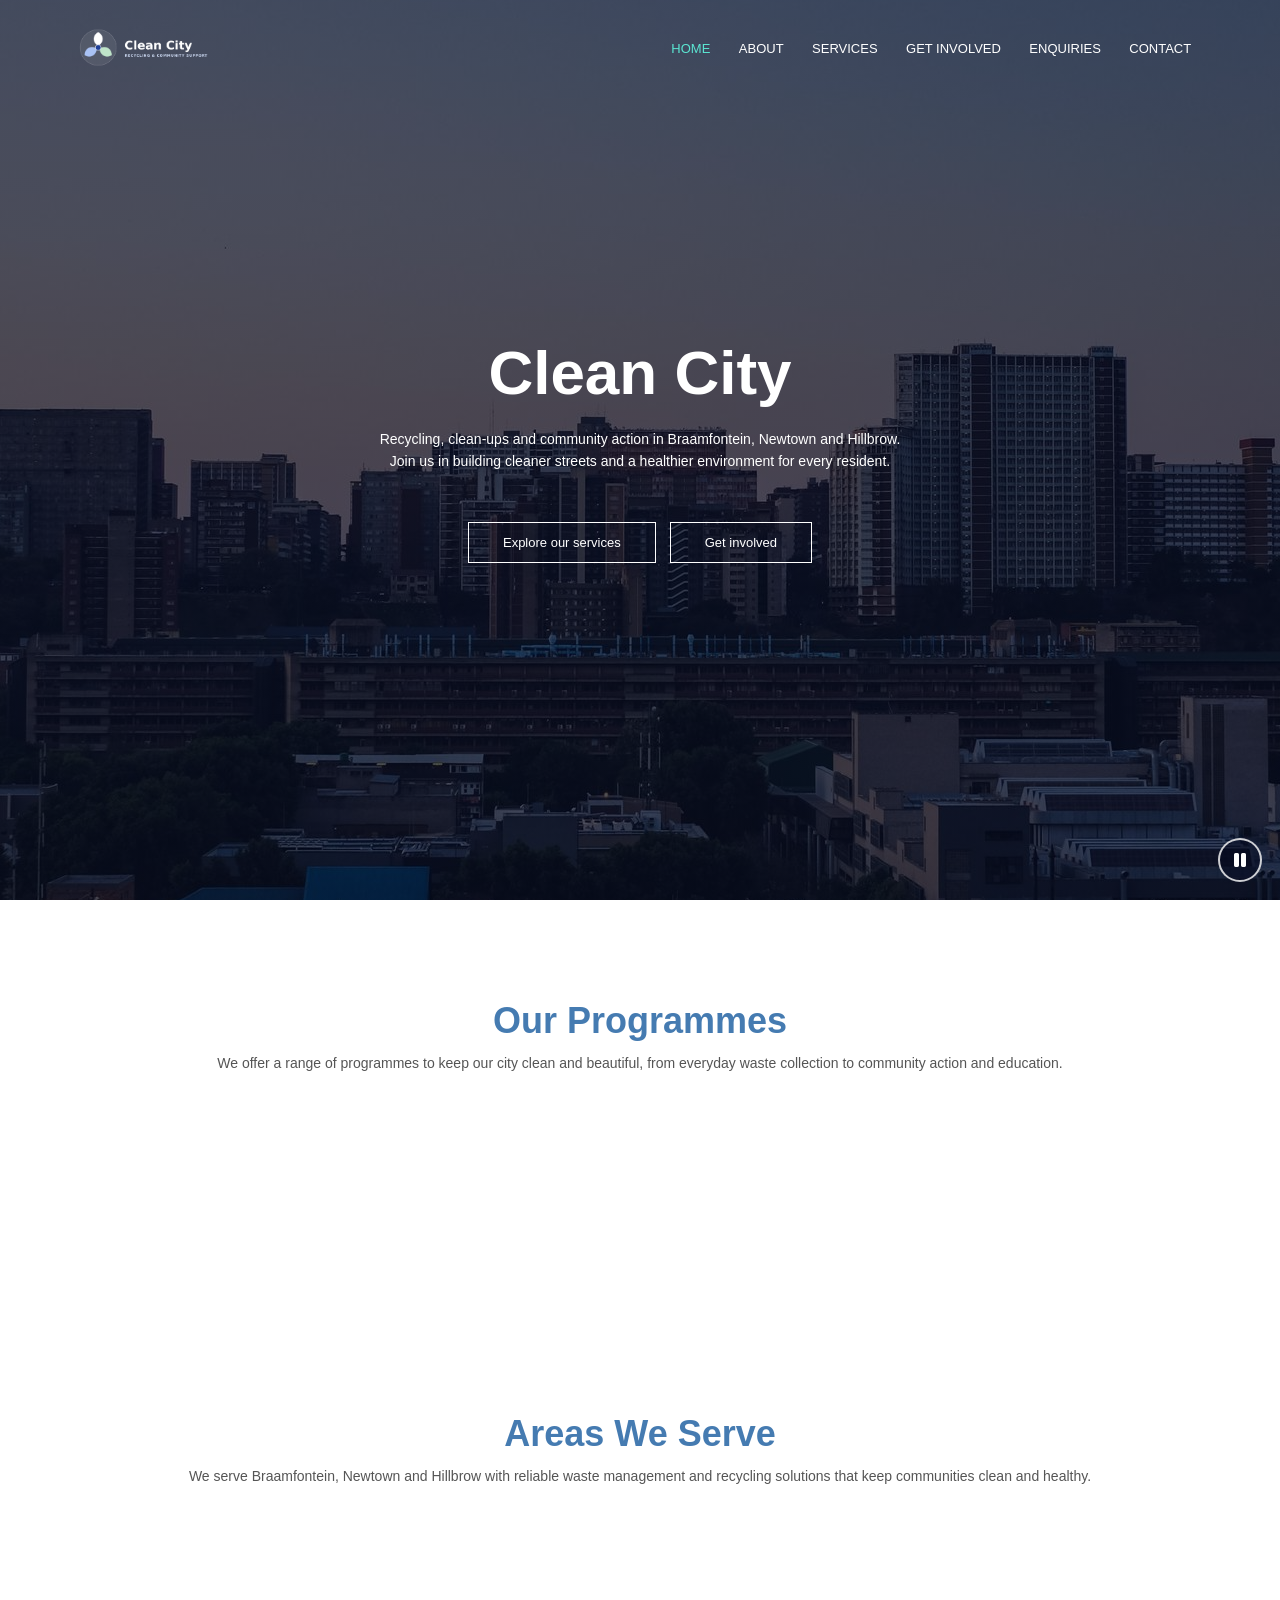
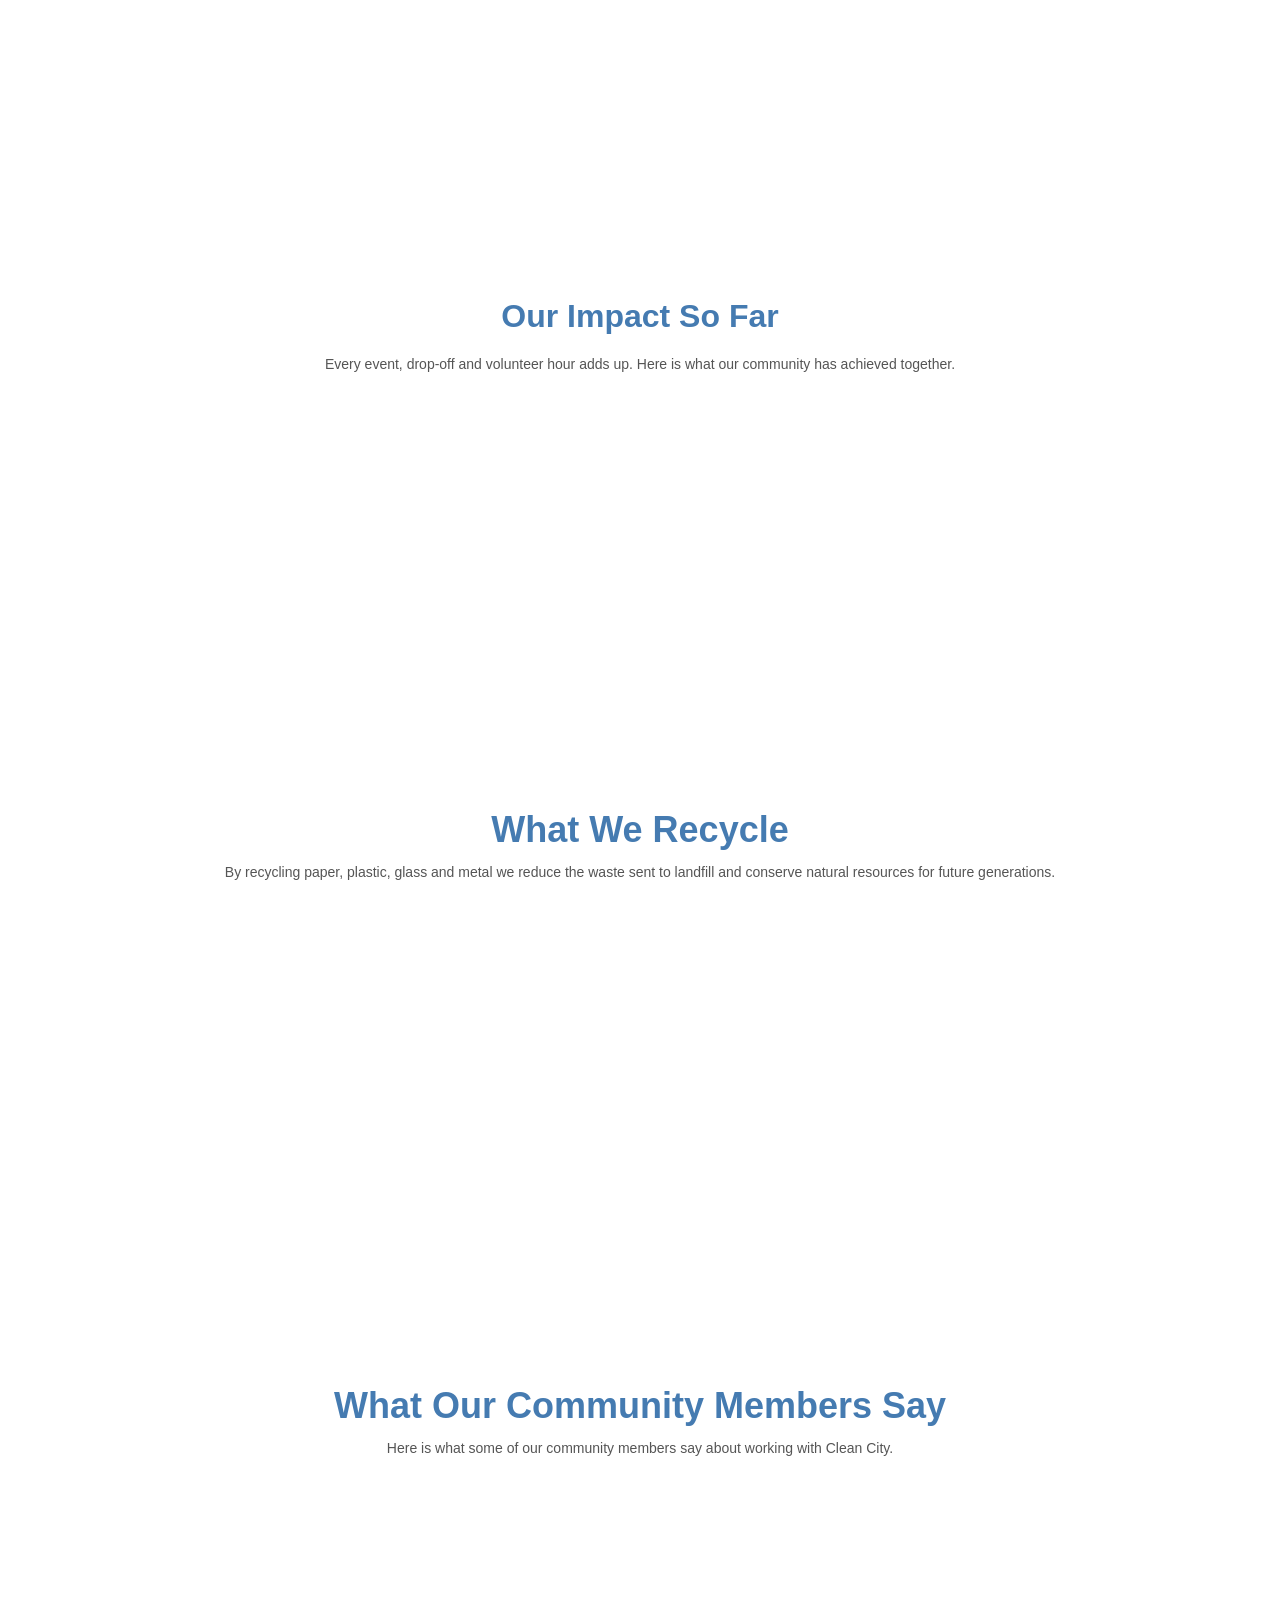
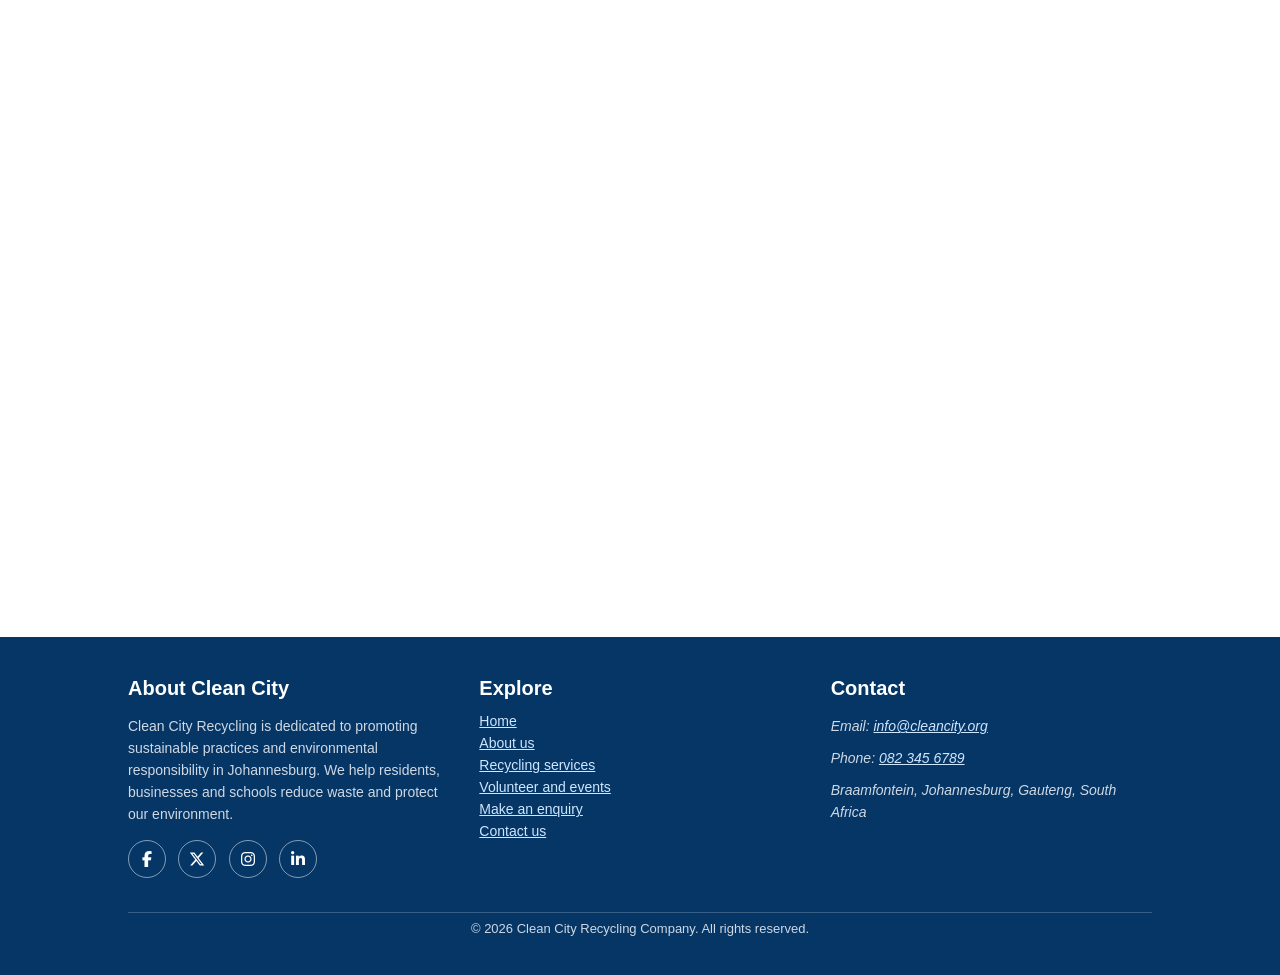
<file: index.html>
<!DOCTYPE html>
<html lang="en-ZA">
  <head>
    <meta charset="UTF-8" />
    <meta name="viewport" content="width=device-width, initial-scale=1.0" />
    <meta http-equiv="Content-Security-Policy" content="default-src 'self'; script-src 'self'; style-src 'self' https://fonts.googleapis.com; font-src 'self' https://fonts.gstatic.com; img-src 'self' data: https://tile.openstreetmap.org; media-src 'self'; connect-src 'self' https://formspree.io; frame-src https://www.google.com; object-src 'none'; base-uri 'self'; form-action 'self'" />
    <meta name="referrer" content="strict-origin-when-cross-origin" />
    <title>Clean City | Recycling and Community Clean-Ups in Johannesburg</title>
    <meta name="description" content="Clean City runs recycling drop-offs, household pick-ups and community clean-ups in Braamfontein, Newtown and Hillbrow. Join us and keep Johannesburg clean." />
    <meta name="robots" content="index, follow" />
    <meta name="author" content="Siyabonga Linda Kunene" />
    <meta name="theme-color" content="#053666" />
    <link rel="canonical" href="https://siyabongalindakunene03-ship-it.github.io/cleancity/" />
    <meta property="og:type" content="website" />
    <meta property="og:site_name" content="Clean City" />
    <meta property="og:locale" content="en_ZA" />
    <meta property="og:title" content="Clean City | Recycling and Community Clean-Ups in Johannesburg" />
    <meta property="og:description" content="Clean City runs recycling drop-offs, household pick-ups and community clean-ups in Braamfontein, Newtown and Hillbrow. Join us and keep Johannesburg clean." />
    <meta property="og:url" content="https://siyabongalindakunene03-ship-it.github.io/cleancity/" />
    <meta property="og:image" content="https://siyabongalindakunene03-ship-it.github.io/cleancity/images/hero-johannesburg-skyline-dusk.jpg" />
    <meta name="twitter:card" content="summary_large_image" />
    <link rel="icon" type="image/png" href="images/favicon.png" />
    <link rel="apple-touch-icon" href="images/apple-touch-icon.png" />
    <link rel="preload" as="image" href="images/hero-johannesburg-skyline-dusk.jpg" fetchpriority="high" />
    <link rel="preconnect" href="https://fonts.googleapis.com" />
    <link rel="preconnect" href="https://fonts.gstatic.com" crossorigin />
    <link href="https://fonts.googleapis.com/css2?family=Roboto:wght@300;400;500;600&amp;display=swap" rel="stylesheet" />
    <link rel="stylesheet" href="vendor/fontawesome/css/all.min.css" />
    <link rel="stylesheet" href="css/style.css" />
    <script src="js/head.js"></script>
    <script type="application/ld+json">
{
  "@context": "https://schema.org",
  "@type": "Organization",
  "name": "Clean City Recycling Company",
  "alternateName": "Clean City",
  "url": "https://siyabongalindakunene03-ship-it.github.io/cleancity/",
  "logo": "https://siyabongalindakunene03-ship-it.github.io/cleancity/images/clean-city-logo.png",
  "description": "Recycling drop-offs, household pick-ups, community clean-ups and recycling education in Braamfontein, Newtown and Hillbrow, Johannesburg.",
  "email": "info@cleancity.org",
  "telephone": "+27823456789",
  "address": {
    "@type": "PostalAddress",
    "addressLocality": "Braamfontein, Johannesburg",
    "addressRegion": "Gauteng",
    "addressCountry": "ZA"
  },
  "areaServed": [
    "Braamfontein",
    "Newtown",
    "Hillbrow"
  ]
}
    </script>
  </head>
  <body>
    <a class="skip-link" href="#main">Skip to main content</a>
    <header class="header" id="top">
      <video class="header-video" poster="images/hero-johannesburg-skyline-dusk.jpg" autoplay muted loop playsinline preload="metadata" disablepictureinpicture aria-hidden="true" tabindex="-1">
        <source src="images/hero-clean-city-loop.mp4" type="video/mp4" />
      </video>
      <button type="button" class="video-toggle" aria-label="Pause background video" aria-pressed="false"><i class="fa-solid fa-pause" aria-hidden="true"></i></button>
      <nav aria-label="Main navigation">
        <a href="index.html"><img src="images/clean-city-logo-reversed.png" alt="Clean City – home" width="150" height="44" /></a>
        <div class="nav-links" id="navLinks">
          <button type="button" class="menu-close" aria-label="Close menu"><i class="fa-solid fa-xmark" aria-hidden="true"></i></button>
          <ul id="menuItems">
            <li><a href="index.html" aria-current="page">HOME</a></li>
            <li><a href="about.html">ABOUT</a></li>
            <li><a href="services.html">SERVICES</a></li>
            <li><a href="get-involved.html">GET INVOLVED</a></li>
            <li><a href="enquiry.html">ENQUIRIES</a></li>
            <li><a href="contact.html">CONTACT</a></li>
          </ul>
        </div>
        <button type="button" class="menu-toggle" aria-label="Open menu" aria-expanded="false" aria-controls="navLinks"><i class="fa-solid fa-bars" aria-hidden="true"></i></button>
      </nav>
      <div class="text-box">
        <h1>Clean City</h1>
        <p>Recycling, clean-ups and community action in Braamfontein, Newtown and Hillbrow.<br />Join us in building cleaner streets and a healthier environment for every resident.</p>
        <div class="hero-actions">
          <a href="services.html" class="hero-btn">Explore our services</a>
          <a href="get-involved.html" class="hero-btn">Get involved</a>
        </div>
      </div>
    </header>
    <main id="main">
      <section class="programes" aria-labelledby="programmes-title">
        <h2 id="programmes-title">Our Programmes</h2>
        <p>We offer a range of programmes to keep our city clean and beautiful, from everyday waste collection to community action and education.</p>
        <div class="row">
          <div class="programe-col" data-reveal>
            <h3>Waste Management</h3>
            <p>Weekly household pick-ups, business collections and a free drop-off point in Newtown keep recyclable material out of landfill.</p>
            <a class="text-link" href="services.html#find-a-service">See collection services</a>
          </div>
          <div class="programe-col" data-reveal>
            <h3>Community Clean-Up</h3>
            <p>Regular street and park clean-ups bring neighbours together to clear litter and care for shared public spaces.</p>
            <a class="text-link" href="get-involved.html#events">Find a clean-up near you</a>
          </div>
          <div class="programe-col" data-reveal>
            <h3>Recycling Initiatives</h3>
            <p>Workshops and school programmes teach people how to sort, reduce and reuse waste, so good habits spread across the city.</p>
            <a class="text-link" href="services.html#recycling-guide">Read our recycling guide</a>
          </div>
        </div>
      </section>
      <section class="areas-served" aria-labelledby="areas-title">
        <h2 id="areas-title">Areas We Serve</h2>
        <p>We serve Braamfontein, Newtown and Hillbrow with reliable waste management and recycling solutions that keep communities clean and healthy.</p>
        <div class="row">
        <div class="areas-served-col" data-reveal>
          <a href="get-involved.html#locations" aria-label="See Braamfontein on the map">
            <img src="images/braamfontein-skyline-johannesburg.jpg" alt="Skyline of Braamfontein in Johannesburg" width="1200" height="800" loading="lazy" decoding="async" />
            <div class="layer"><h3>Braamfontein</h3></div>
          </a>
        </div>
        <div class="areas-served-col" data-reveal>
          <a href="get-involved.html#locations" aria-label="See Newtown on the map">
            <img src="images/newtown-plaza-johannesburg.jpg" alt="Public square in Newtown, Johannesburg" width="1000" height="750" loading="lazy" decoding="async" />
            <div class="layer"><h3>Newtown</h3></div>
          </a>
        </div>
        <div class="areas-served-col" data-reveal>
          <a href="get-involved.html#locations" aria-label="See Hillbrow on the map">
            <img src="images/hillbrow-street-johannesburg.jpg" alt="Busy street in Hillbrow, Johannesburg" width="1000" height="666" loading="lazy" decoding="async" />
            <div class="layer"><h3>Hillbrow</h3></div>
          </a>
        </div>
        </div>
      </section>
      <section class="mini-gallery impact-strip" aria-labelledby="impact-title">
        <h2 id="impact-title">Our Impact So Far</h2>
        <p>Every event, drop-off and volunteer hour adds up. Here is what our community has achieved together.</p>
        <div class="row impact-row">
          <div class="impact-col" data-reveal><i class="fa-solid fa-recycle" aria-hidden="true"></i><p class="stat"><span data-count="12500" data-suffix="&nbsp;kg">12&nbsp;500&nbsp;kg</span></p><p>Waste recycled</p></div>
          <div class="impact-col" data-reveal><i class="fa-solid fa-people-group" aria-hidden="true"></i><p class="stat"><span data-count="860" data-suffix="+">860+</span></p><p>Volunteers involved</p></div>
          <div class="impact-col" data-reveal><i class="fa-solid fa-broom" aria-hidden="true"></i><p class="stat"><span data-count="45">45</span></p><p>Clean-up events held</p></div>
          <div class="impact-col" data-reveal><i class="fa-solid fa-city" aria-hidden="true"></i><p class="stat"><span data-count="3">3</span></p><p>Areas served</p></div>
        </div>
      </section>
      <section class="recyclable-items" aria-labelledby="recycle-title">
        <h2 id="recycle-title">What We Recycle</h2>
        <p>By recycling paper, plastic, glass and metal we reduce the waste sent to landfill and conserve natural resources for future generations.</p>
        <div class="row">
          <div class="recyclable-item-col" data-reveal>
            <img src="images/recycling-paper-cardboard.jpg" alt="Flattened cardboard and paper stacked for recycling" width="900" height="600" loading="lazy" decoding="async" />
            <h3>Paper</h3>
            <p>Newspapers, cardboard and office paper.</p>
            <a class="text-link" href="services.html#guide-paper">How to recycle paper</a>
          </div>
          <div class="recyclable-item-col" data-reveal>
            <img src="images/recycling-plastic-bottles.jpg" alt="Pile of plastic bottles ready for recycling" width="900" height="599" loading="lazy" decoding="async" />
            <h3>Plastic</h3>
            <p>Bottles, containers and packaging.</p>
            <a class="text-link" href="services.html#guide-plastic">How to recycle plastic</a>
          </div>
          <div class="recyclable-item-col" data-reveal>
            <img src="images/recycling-glass-bottles.jpg" alt="Heap of crushed and whole glass bottles" width="900" height="600" loading="lazy" decoding="async" />
            <h3>Glass</h3>
            <p>Jars and bottles of any colour.</p>
            <a class="text-link" href="services.html#guide-glass">How to recycle glass</a>
          </div>
          <div class="recyclable-item-col" data-reveal>
            <img src="images/recycling-metal-cans.jpg" alt="Crushed aluminium and steel cans" width="900" height="600" loading="lazy" decoding="async" />
            <h3>Metal</h3>
            <p>Tins, cans and clean foil.</p>
            <a class="text-link" href="services.html#guide-metal">How to recycle metal</a>
          </div>
        </div>
      </section>
      <section class="testimonials" aria-labelledby="testimonials-title">
        <h2 id="testimonials-title">What Our Community Members Say</h2>
        <p>Here is what some of our community members say about working with Clean City.</p>
        <div class="row">
          <div class="testimonial-col" data-reveal>
            <img src="images/community-member-portrait-1.jpg" alt="Portrait of community member Sipho Dlamini" width="432" height="462" loading="lazy" decoding="async" />
            <div>
              <blockquote><p>The recycling programme has made a real difference in our community. I am proud to be part of this initiative.</p></blockquote>
              <h3>Sipho Dlamini</h3>
              <p class="stars"><i class="fa-solid fa-star" aria-hidden="true"></i><i class="fa-solid fa-star" aria-hidden="true"></i><i class="fa-solid fa-star" aria-hidden="true"></i><i class="fa-solid fa-star" aria-hidden="true"></i><i class="fa-regular fa-star" aria-hidden="true"></i><span class="visually-hidden">Rated 4 out of 5</span></p>
            </div>
          </div>
          <div class="testimonial-col" data-reveal>
            <img src="images/community-member-portrait-2.jpg" alt="Portrait of community member Thabo Nkosi" width="432" height="462" loading="lazy" decoding="async" />
            <div>
              <blockquote><p>The clean-up events are a great way to get involved and make a difference. I highly recommend taking part.</p></blockquote>
              <h3>Thabo Nkosi</h3>
              <p class="stars"><i class="fa-solid fa-star" aria-hidden="true"></i><i class="fa-solid fa-star" aria-hidden="true"></i><i class="fa-solid fa-star" aria-hidden="true"></i><i class="fa-solid fa-star" aria-hidden="true"></i><i class="fa-solid fa-star-half-stroke" aria-hidden="true"></i><span class="visually-hidden">Rated 4.5 out of 5</span></p>
            </div>
          </div>
        </div>
      </section>
      <section class="cta" data-reveal>
        <h2>Join Us in Making a Difference</h2>
        <div class="hero-actions"><a href="contact.html" class="hero-btn">Contact us</a><a href="get-involved.html" class="hero-btn">Volunteer</a></div>
      </section>
    </main>
    <footer class="footer">
      <div class="footer-cols">
        <div>
          <h2>About Clean City</h2>
          <p>Clean City Recycling is dedicated to promoting sustainable practices and environmental responsibility in Johannesburg. We help residents, businesses and schools reduce waste and protect our environment.</p>
          <div class="icons">
            <a href="https://www.facebook.com/" target="_blank" rel="noopener noreferrer" aria-label="Clean City on Facebook (opens in a new tab)"><i class="fa-brands fa-facebook-f" aria-hidden="true"></i></a>
            <a href="https://x.com/" target="_blank" rel="noopener noreferrer" aria-label="Clean City on X (opens in a new tab)"><i class="fa-brands fa-x-twitter" aria-hidden="true"></i></a>
            <a href="https://www.instagram.com/" target="_blank" rel="noopener noreferrer" aria-label="Clean City on Instagram (opens in a new tab)"><i class="fa-brands fa-instagram" aria-hidden="true"></i></a>
            <a href="https://www.linkedin.com/" target="_blank" rel="noopener noreferrer" aria-label="Clean City on LinkedIn (opens in a new tab)"><i class="fa-brands fa-linkedin-in" aria-hidden="true"></i></a>
          </div>
        </div>
        <div>
          <h2>Explore</h2>
          <ul>
            <li><a href="index.html">Home</a></li>
            <li><a href="about.html">About us</a></li>
            <li><a href="services.html">Recycling services</a></li>
            <li><a href="get-involved.html">Volunteer and events</a></li>
            <li><a href="enquiry.html">Make an enquiry</a></li>
            <li><a href="contact.html">Contact us</a></li>
          </ul>
        </div>
        <div>
          <h2>Contact</h2>
          <address>
            <p>Email: <a href="mailto:info@cleancity.org">info@cleancity.org</a></p>
            <p>Phone: <a href="tel:+27823456789">082&nbsp;345&nbsp;6789</a></p>
            <p>Braamfontein, Johannesburg, Gauteng, South Africa</p>
          </address>
        </div>
      </div>
      <p class="footer-bottom">&copy; 2026 Clean City Recycling Company. All rights reserved.</p>
    </footer>
    <script src="js/main.js" defer></script>
  </body>
</html>
</file>
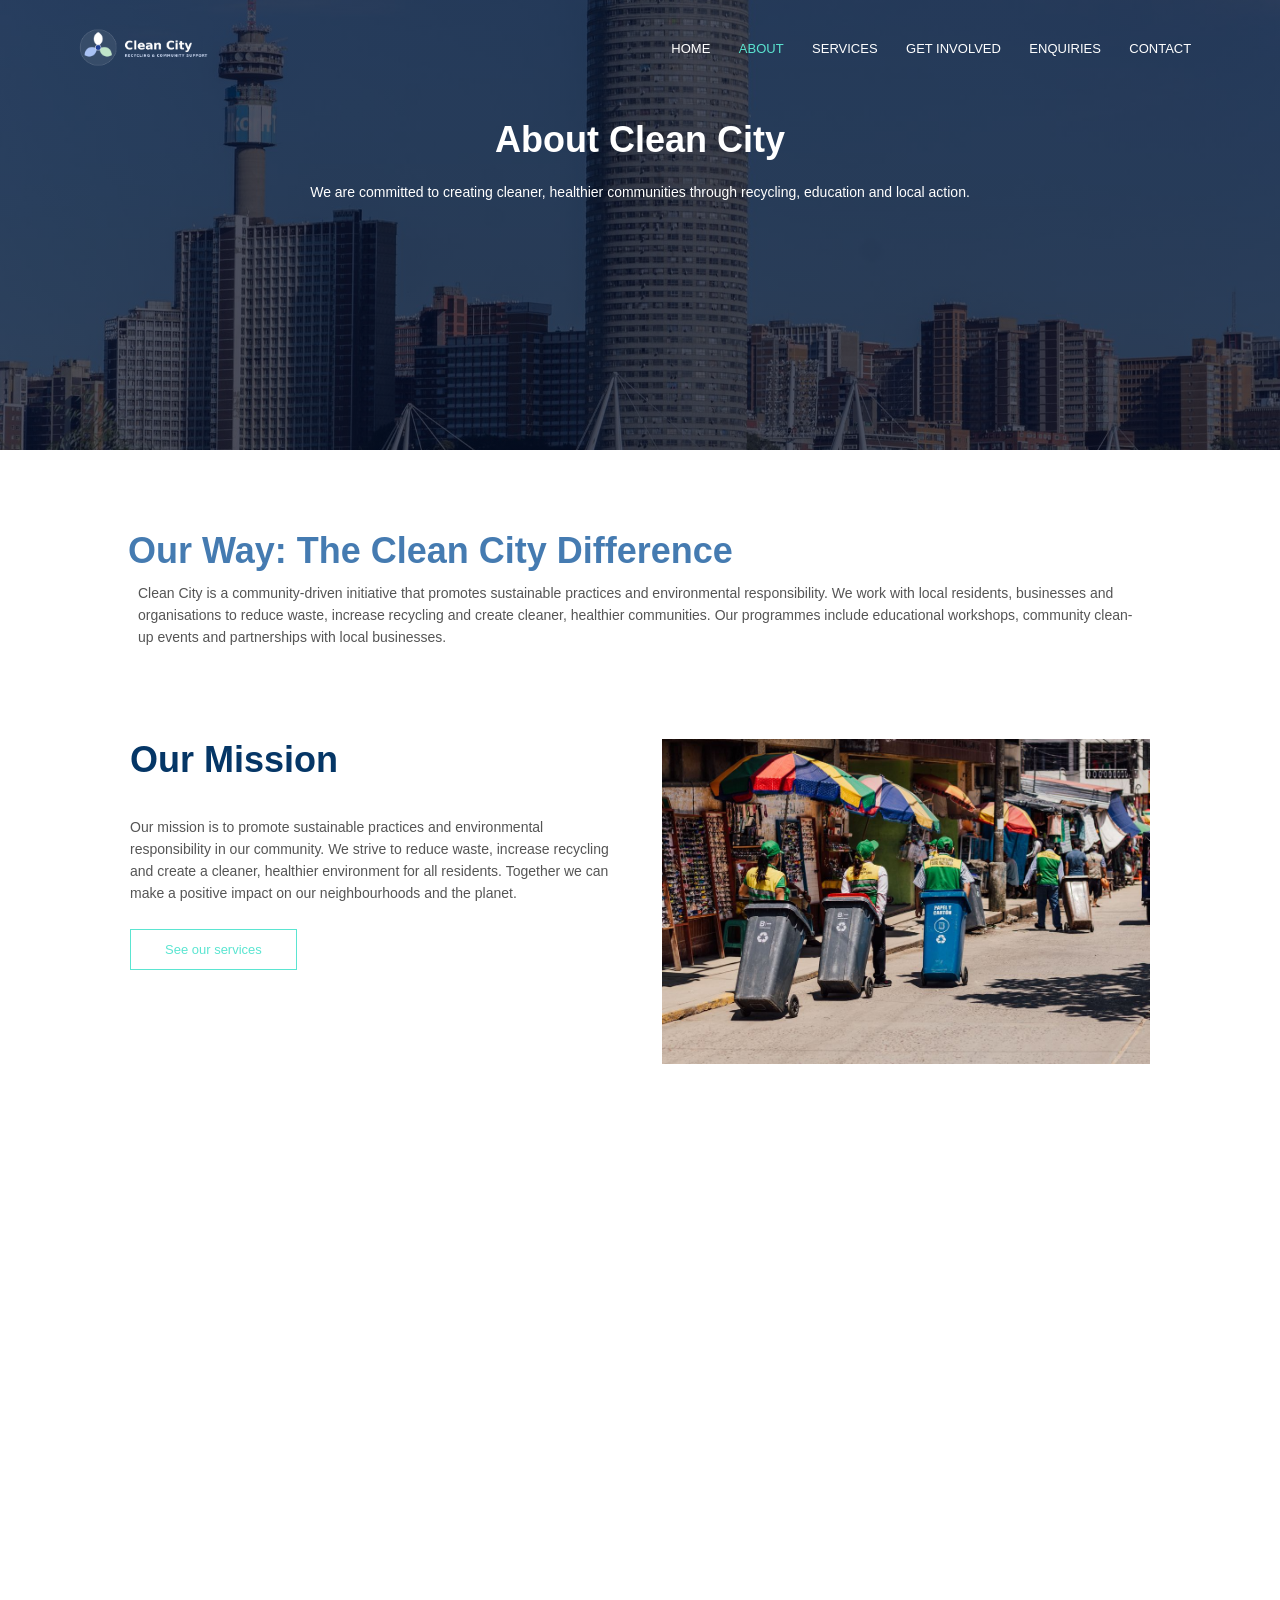
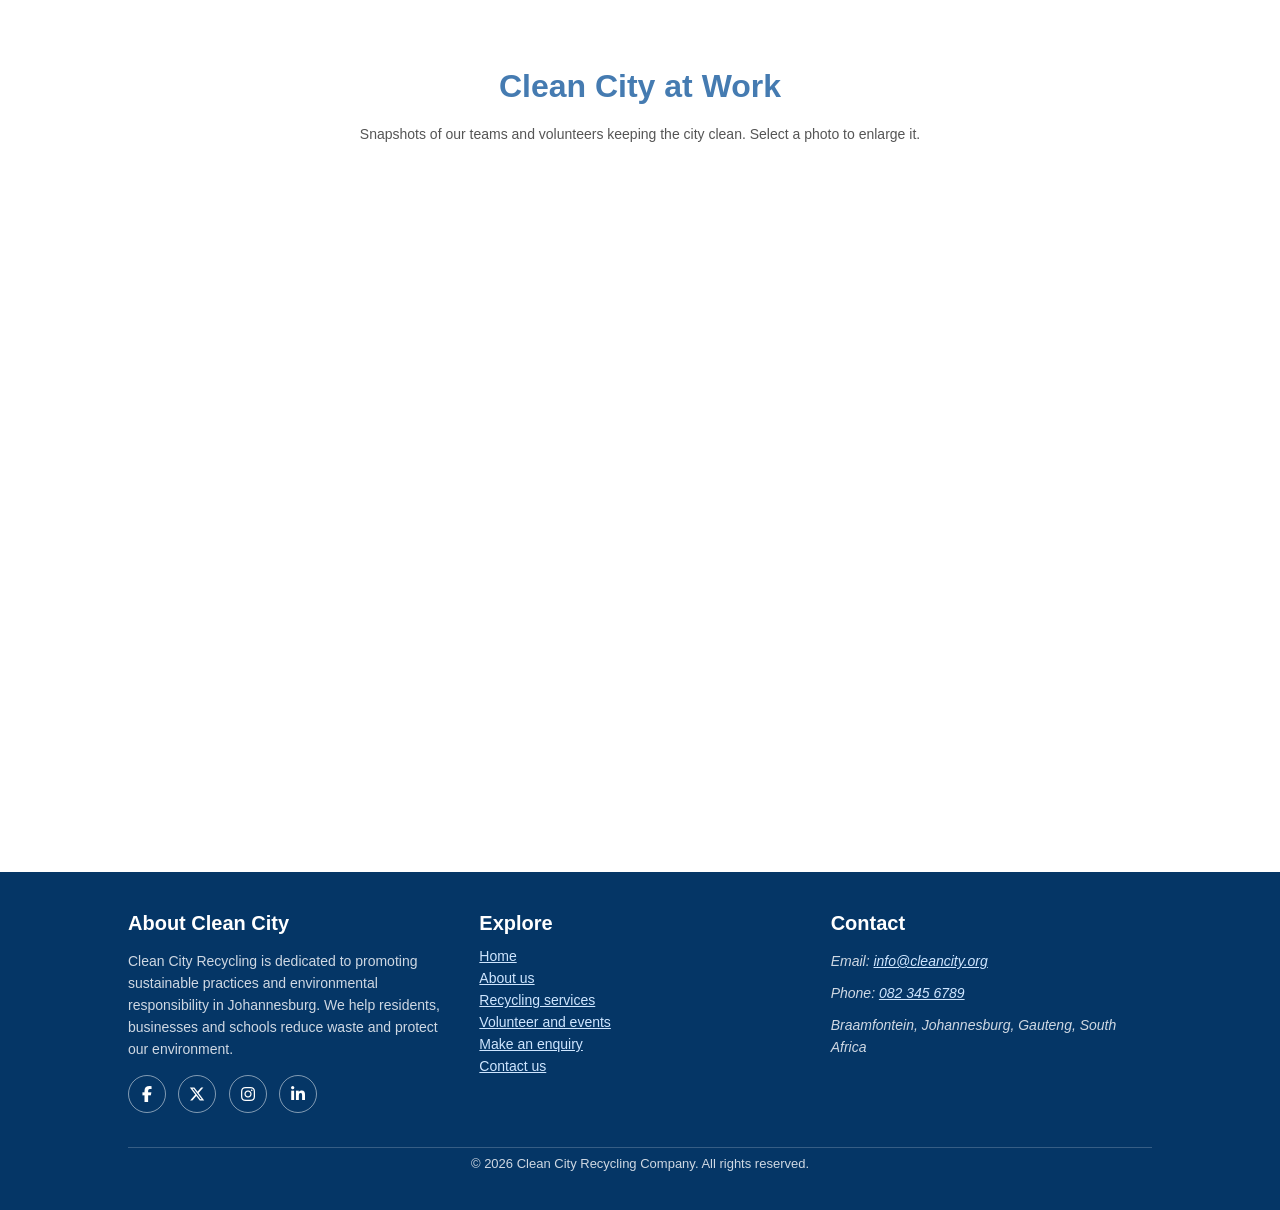
<file: about.html>
<!DOCTYPE html>
<html lang="en-ZA">
  <head>
    <meta charset="UTF-8" />
    <meta name="viewport" content="width=device-width, initial-scale=1.0" />
    <meta http-equiv="Content-Security-Policy" content="default-src 'self'; script-src 'self'; style-src 'self' https://fonts.googleapis.com; font-src 'self' https://fonts.gstatic.com; img-src 'self' data: https://tile.openstreetmap.org; media-src 'self'; connect-src 'self' https://formspree.io; frame-src https://www.google.com; object-src 'none'; base-uri 'self'; form-action 'self'" />
    <meta name="referrer" content="strict-origin-when-cross-origin" />
    <title>About Clean City | Our Mission and Values</title>
    <meta name="description" content="Learn about Clean City, a Johannesburg community initiative that reduces waste and increases recycling through clean-ups, workshops and local partnerships." />
    <meta name="robots" content="index, follow" />
    <meta name="author" content="Siyabonga Linda Kunene" />
    <meta name="theme-color" content="#053666" />
    <link rel="canonical" href="https://siyabongalindakunene03-ship-it.github.io/cleancity/about.html" />
    <meta property="og:type" content="website" />
    <meta property="og:site_name" content="Clean City" />
    <meta property="og:locale" content="en_ZA" />
    <meta property="og:title" content="About Clean City | Our Mission and Values" />
    <meta property="og:description" content="Learn about Clean City, a Johannesburg community initiative that reduces waste and increases recycling through clean-ups, workshops and local partnerships." />
    <meta property="og:url" content="https://siyabongalindakunene03-ship-it.github.io/cleancity/about.html" />
    <meta property="og:image" content="https://siyabongalindakunene03-ship-it.github.io/cleancity/images/waste-collectors-with-recycling-bins.jpg" />
    <meta name="twitter:card" content="summary_large_image" />
    <link rel="icon" type="image/png" href="images/favicon.png" />
    <link rel="apple-touch-icon" href="images/apple-touch-icon.png" />
    <link rel="preconnect" href="https://fonts.googleapis.com" />
    <link rel="preconnect" href="https://fonts.gstatic.com" crossorigin />
    <link href="https://fonts.googleapis.com/css2?family=Roboto:wght@300;400;500;600&amp;display=swap" rel="stylesheet" />
    <link rel="stylesheet" href="vendor/fontawesome/css/all.min.css" />
    <link rel="stylesheet" href="css/style.css" />
    <script src="js/head.js"></script>
  </head>
  <body>
    <a class="skip-link" href="#main">Skip to main content</a>
    <header class="sub-header">
      <nav aria-label="Main navigation">
        <a href="index.html"><img src="images/clean-city-logo-reversed.png" alt="Clean City – home" width="150" height="44" /></a>
        <div class="nav-links" id="navLinks">
          <button type="button" class="menu-close" aria-label="Close menu"><i class="fa-solid fa-xmark" aria-hidden="true"></i></button>
          <ul id="menuItems">
            <li><a href="index.html">HOME</a></li>
            <li><a href="about.html" aria-current="page">ABOUT</a></li>
            <li><a href="services.html">SERVICES</a></li>
            <li><a href="get-involved.html">GET INVOLVED</a></li>
            <li><a href="enquiry.html">ENQUIRIES</a></li>
            <li><a href="contact.html">CONTACT</a></li>
          </ul>
        </div>
        <button type="button" class="menu-toggle" aria-label="Open menu" aria-expanded="false" aria-controls="navLinks"><i class="fa-solid fa-bars" aria-hidden="true"></i></button>
      </nav>
      <div class="sub-text-box">
        <h1>About Clean City</h1>
        <p>We are committed to creating cleaner, healthier communities through recycling, education and local action.</p>
      </div>
    </header>
    <main id="main">
      <section class="about-us" aria-labelledby="about-title">
        <div class="brif">
          <h2 id="about-title">Our Way: The Clean City Difference</h2>
          <p>Clean City is a community-driven initiative that promotes sustainable practices and environmental responsibility. We work with local residents, businesses and organisations to reduce waste, increase recycling and create cleaner, healthier communities. Our programmes include educational workshops, community clean-up events and partnerships with local businesses.</p>
        </div>
        <div class="row">
          <div class="about-col" data-reveal>
            <h2>Our Mission</h2>
            <p>Our mission is to promote sustainable practices and environmental responsibility in our community. We strive to reduce waste, increase recycling and create a cleaner, healthier environment for all residents. Together we can make a positive impact on our neighbourhoods and the planet.</p>
            <a href="services.html" class="hero-btn blue-btn">See our services</a>
          </div>
          <div class="about-col" data-reveal>
            <img src="images/waste-collectors-with-recycling-bins.jpg" alt="Waste collectors in green uniforms wheeling recycling bins down a busy street" width="1100" height="733" loading="lazy" decoding="async" />
          </div>
        </div>
        <div class="row">
          <div class="about-col" data-reveal>
            <img src="images/community-planter-weathered-wall.jpg" alt="A plant growing in a bucket against a weathered blue wall" width="1100" height="733" loading="lazy" decoding="async" />
          </div>
          <div class="about-col" data-reveal>
            <h2>Our Values</h2>
            <p>We value sustainability, community engagement and environmental responsibility. We believe that by working together we can create a cleaner, healthier environment for all residents, and our programmes are designed to turn those values into action.</p>
            <a href="get-involved.html" class="hero-btn blue-btn">Get involved</a>
          </div>
        </div>
      </section>

      <section class="mini-gallery" aria-labelledby="gallery-title">
        <h2 id="gallery-title">Clean City at Work</h2>
        <p>Snapshots of our teams and volunteers keeping the city clean. Select a photo to enlarge it.</p>
        <div class="gallery-row">
          <div class="gallery-col" data-reveal>
            <a class="lightbox-link" href="images/gallery-clean-up-team-with-mascot.jpg" data-caption="Clean City volunteers and a recycling mascot beside sorting bins"><img src="images/gallery-clean-up-team-with-mascot.jpg" alt="Clean City volunteers and a recycling mascot beside sorting bins" width="716" height="428" loading="lazy" decoding="async" /></a>
          </div>
          <div class="gallery-col" data-reveal>
            <a class="lightbox-link" href="images/gallery-community-sorting-plastic.jpg" data-caption="Community members sorting plastic bottles into large bins"><img src="images/gallery-community-sorting-plastic.jpg" alt="Community members sorting plastic bottles into large bins" width="588" height="330" loading="lazy" decoding="async" /></a>
          </div>
          <div class="gallery-col" data-reveal>
            <a class="lightbox-link" href="images/gallery-sorting-bottles-into-bins.jpg" data-caption="A volunteer sorting bottles into green and blue recycling bins"><img src="images/gallery-sorting-bottles-into-bins.jpg" alt="A volunteer sorting bottles into green and blue recycling bins" width="588" height="444" loading="lazy" decoding="async" /></a>
          </div>
          <div class="gallery-col" data-reveal>
            <a class="lightbox-link" href="images/gallery-blue-wheelie-bin-street.jpg" data-caption="A blue wheelie bin being wheeled along a Johannesburg street"><img src="images/gallery-blue-wheelie-bin-street.jpg" alt="A blue wheelie bin being wheeled along a Johannesburg street" width="900" height="1200" loading="lazy" decoding="async" /></a>
          </div>
          <div class="gallery-col" data-reveal>
            <a class="lightbox-link" href="images/gallery-park-clean-up-volunteers.jpg" data-caption="Volunteers bagging litter during a park clean-up"><img src="images/gallery-park-clean-up-volunteers.jpg" alt="Volunteers bagging litter during a park clean-up" width="900" height="675" loading="lazy" decoding="async" /></a>
          </div>
        </div>
      </section>
      <section class="cta" data-reveal>
        <h2>Ready to Make a Difference?</h2>
        <p class="cta-text">Join a clean-up, book a workshop or ask us how your business can help.</p>
        <div class="hero-actions"><a href="get-involved.html" class="hero-btn">See upcoming events</a><a href="contact.html" class="hero-btn">Contact us</a></div>
      </section>
    </main>
    <footer class="footer">
      <div class="footer-cols">
        <div>
          <h2>About Clean City</h2>
          <p>Clean City Recycling is dedicated to promoting sustainable practices and environmental responsibility in Johannesburg. We help residents, businesses and schools reduce waste and protect our environment.</p>
          <div class="icons">
            <a href="https://www.facebook.com/" target="_blank" rel="noopener noreferrer" aria-label="Clean City on Facebook (opens in a new tab)"><i class="fa-brands fa-facebook-f" aria-hidden="true"></i></a>
            <a href="https://x.com/" target="_blank" rel="noopener noreferrer" aria-label="Clean City on X (opens in a new tab)"><i class="fa-brands fa-x-twitter" aria-hidden="true"></i></a>
            <a href="https://www.instagram.com/" target="_blank" rel="noopener noreferrer" aria-label="Clean City on Instagram (opens in a new tab)"><i class="fa-brands fa-instagram" aria-hidden="true"></i></a>
            <a href="https://www.linkedin.com/" target="_blank" rel="noopener noreferrer" aria-label="Clean City on LinkedIn (opens in a new tab)"><i class="fa-brands fa-linkedin-in" aria-hidden="true"></i></a>
          </div>
        </div>
        <div>
          <h2>Explore</h2>
          <ul>
            <li><a href="index.html">Home</a></li>
            <li><a href="about.html">About us</a></li>
            <li><a href="services.html">Recycling services</a></li>
            <li><a href="get-involved.html">Volunteer and events</a></li>
            <li><a href="enquiry.html">Make an enquiry</a></li>
            <li><a href="contact.html">Contact us</a></li>
          </ul>
        </div>
        <div>
          <h2>Contact</h2>
          <address>
            <p>Email: <a href="mailto:info@cleancity.org">info@cleancity.org</a></p>
            <p>Phone: <a href="tel:+27823456789">082&nbsp;345&nbsp;6789</a></p>
            <p>Braamfontein, Johannesburg, Gauteng, South Africa</p>
          </address>
        </div>
      </div>
      <p class="footer-bottom">&copy; 2026 Clean City Recycling Company. All rights reserved.</p>
    </footer>
    <script src="js/main.js" defer></script>
  </body>
</html>
</file>
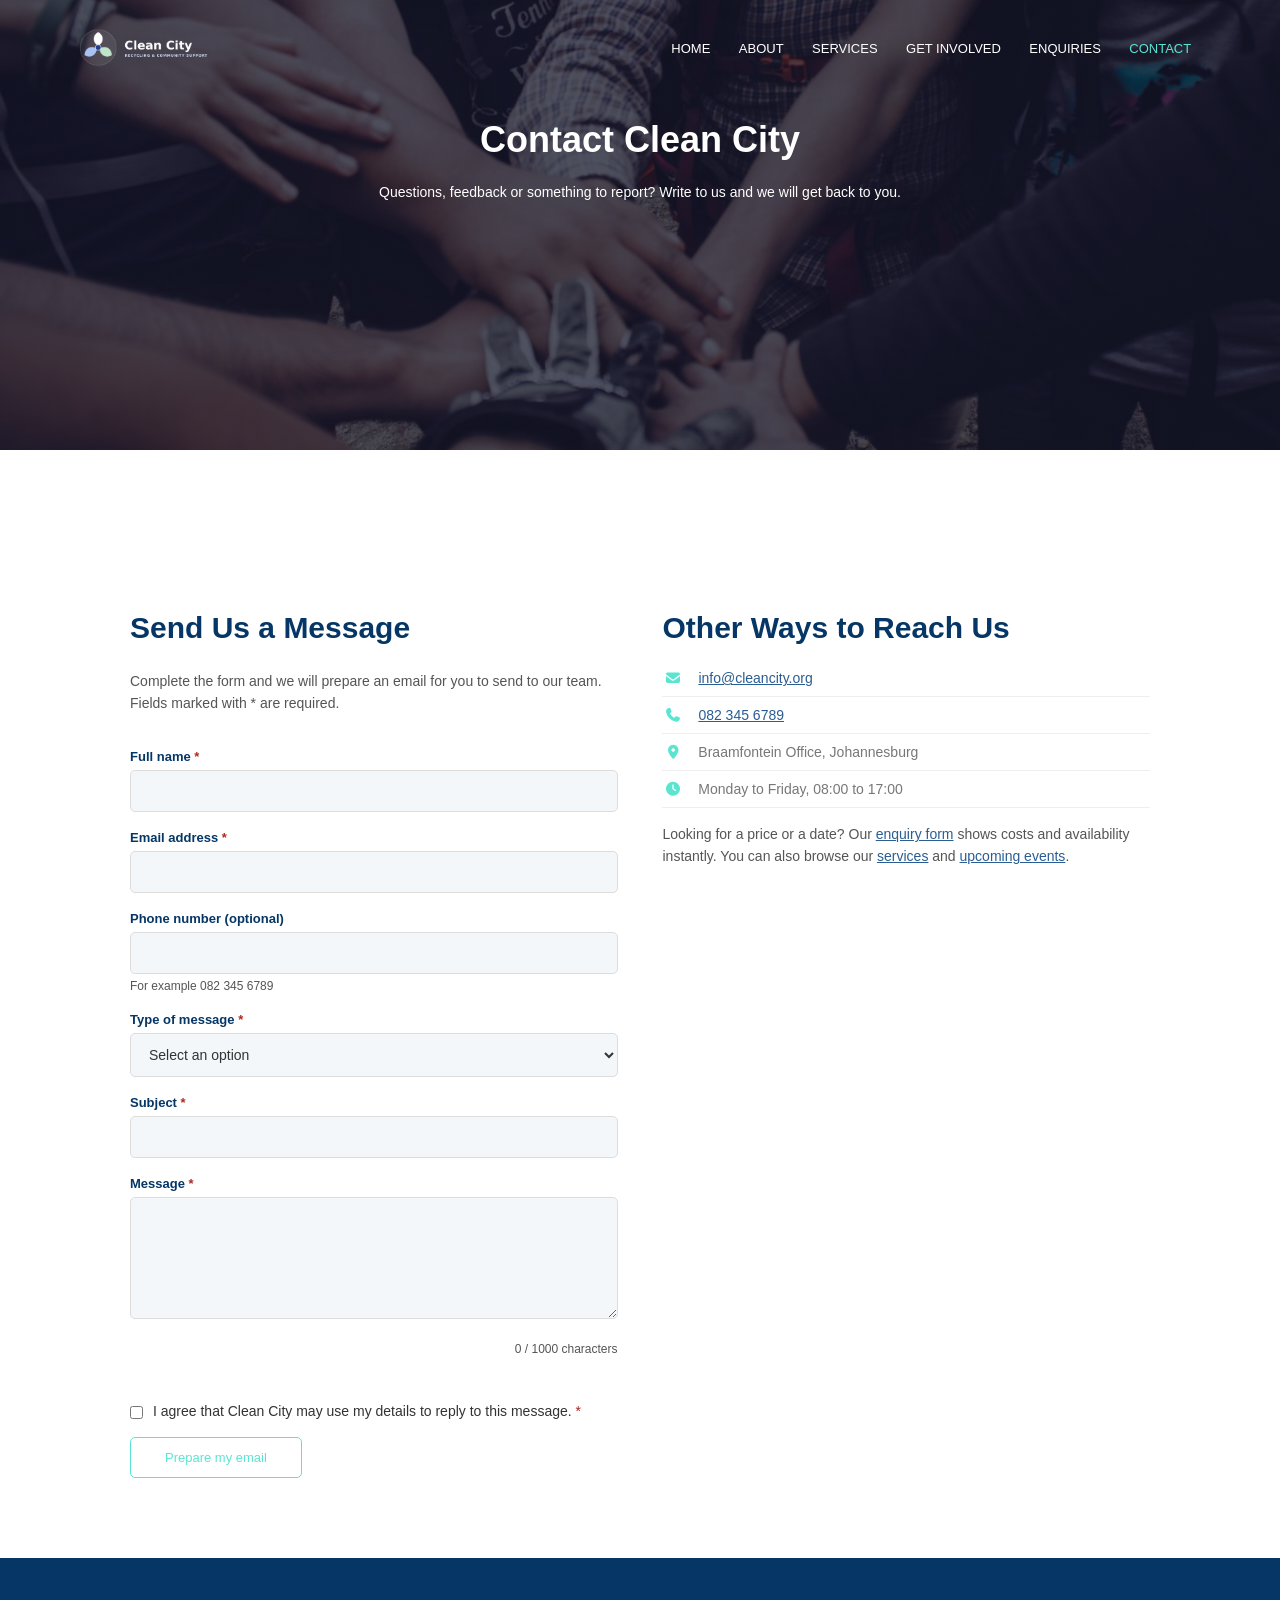
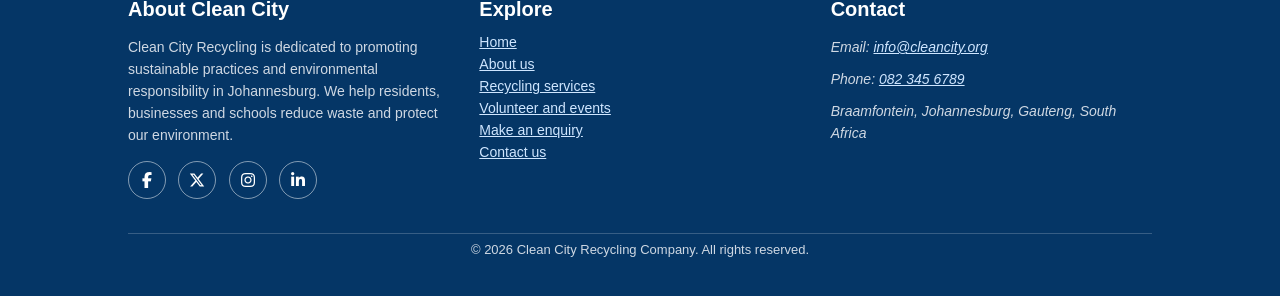
<file: contact.html>
<!DOCTYPE html>
<html lang="en-ZA">
  <head>
    <meta charset="UTF-8" />
    <meta name="viewport" content="width=device-width, initial-scale=1.0" />
    <meta http-equiv="Content-Security-Policy" content="default-src 'self'; script-src 'self'; style-src 'self' https://fonts.googleapis.com; font-src 'self' https://fonts.gstatic.com; img-src 'self' data: https://tile.openstreetmap.org; media-src 'self'; connect-src 'self' https://formspree.io; frame-src https://www.google.com; object-src 'none'; base-uri 'self'; form-action 'self'" />
    <meta name="referrer" content="strict-origin-when-cross-origin" />
    <title>Contact Clean City | Johannesburg Recycling Team</title>
    <meta name="description" content="Contact the Clean City team in Johannesburg with a question, feedback or a report of illegal dumping. Write your message and send it by email." />
    <meta name="robots" content="index, follow" />
    <meta name="author" content="Siyabonga Linda Kunene" />
    <meta name="theme-color" content="#053666" />
    <link rel="canonical" href="https://siyabongalindakunene03-ship-it.github.io/cleancity/contact.html" />
    <meta property="og:type" content="website" />
    <meta property="og:site_name" content="Clean City" />
    <meta property="og:locale" content="en_ZA" />
    <meta property="og:title" content="Contact Clean City | Johannesburg Recycling Team" />
    <meta property="og:description" content="Contact the Clean City team in Johannesburg with a question, feedback or a report of illegal dumping. Write your message and send it by email." />
    <meta property="og:url" content="https://siyabongalindakunene03-ship-it.github.io/cleancity/contact.html" />
    <meta property="og:image" content="https://siyabongalindakunene03-ship-it.github.io/cleancity/images/volunteers-joining-hands.jpg" />
    <meta name="twitter:card" content="summary_large_image" />
    <link rel="icon" type="image/png" href="images/favicon.png" />
    <link rel="apple-touch-icon" href="images/apple-touch-icon.png" />
    <link rel="preconnect" href="https://fonts.googleapis.com" />
    <link rel="preconnect" href="https://fonts.gstatic.com" crossorigin />
    <link href="https://fonts.googleapis.com/css2?family=Roboto:wght@300;400;500;600&amp;display=swap" rel="stylesheet" />
    <link rel="stylesheet" href="vendor/fontawesome/css/all.min.css" />
    <link rel="stylesheet" href="css/style.css" />
    <script src="js/head.js"></script>
  </head>
  <body>
    <a class="skip-link" href="#main">Skip to main content</a>
    <header class="sub-header-contact">
      <nav aria-label="Main navigation">
        <a href="index.html"><img src="images/clean-city-logo-reversed.png" alt="Clean City – home" width="150" height="44" /></a>
        <div class="nav-links" id="navLinks">
          <button type="button" class="menu-close" aria-label="Close menu"><i class="fa-solid fa-xmark" aria-hidden="true"></i></button>
          <ul id="menuItems">
            <li><a href="index.html">HOME</a></li>
            <li><a href="about.html">ABOUT</a></li>
            <li><a href="services.html">SERVICES</a></li>
            <li><a href="get-involved.html">GET INVOLVED</a></li>
            <li><a href="enquiry.html">ENQUIRIES</a></li>
            <li><a href="contact.html" aria-current="page">CONTACT</a></li>
          </ul>
        </div>
        <button type="button" class="menu-toggle" aria-label="Open menu" aria-expanded="false" aria-controls="navLinks"><i class="fa-solid fa-bars" aria-hidden="true"></i></button>
      </nav>
      <div class="sub-text-box">
        <h1>Contact Clean City</h1>
        <p>Questions, feedback or something to report? Write to us and we will get back to you.</p>
      </div>
    </header>
    <main id="main">
      <section class="about-us enquiry-section" aria-labelledby="contact-title">
        <div class="row">
          <div class="about-col enquiry-form-col">
            <h2 id="contact-title">Send Us a Message</h2>
            <p>Complete the form and we will prepare an email for you to send to our team. Fields marked with <span class="req">*</span> are required.</p>
            <div id="form-status" class="form-status" role="status" aria-live="polite" hidden></div>
            <form id="contact-form" class="enquiry-form" action="contact.html" method="post" autocomplete="on">
            <div class="form-group">
              <label for="full-name"><span class="label-text">Full name</span> <span class="req" aria-hidden="true">*</span></label>
              <input type="text" id="full-name" name="fullName" autocomplete="name" maxlength="60" required aria-describedby="full-name-error" />
              
              <p class="field-error" id="full-name-error" aria-live="polite"></p>
            </div>
            <div class="form-group">
              <label for="email"><span class="label-text">Email address</span> <span class="req" aria-hidden="true">*</span></label>
              <input type="email" id="email" name="email" autocomplete="email" maxlength="100" required aria-describedby="email-error" />
              
              <p class="field-error" id="email-error" aria-live="polite"></p>
            </div>
            <div class="form-group">
              <label for="phone"><span class="label-text">Phone number (optional)</span></label>
              <input type="tel" id="phone" name="phone" autocomplete="tel" inputmode="tel" maxlength="20" aria-describedby="phone-hint phone-error" />
              <p class="hint" id="phone-hint">For example 082 345 6789</p>
              <p class="field-error" id="phone-error" aria-live="polite"></p>
            </div>
            <div class="form-group">
              <label for="message-type"><span class="label-text">Type of message</span> <span class="req" aria-hidden="true">*</span></label>
              <select id="message-type" name="messageType" required aria-describedby="message-type-error"><option value="">Select an option</option><option value="general">General question</option><option value="feedback">Feedback or suggestion</option><option value="media">Media or press</option><option value="dumping">Report illegal dumping</option><option value="complaint">Complaint</option></select>
              
              <p class="field-error" id="message-type-error" aria-live="polite"></p>
            </div>
            <div class="form-group">
              <label for="subject"><span class="label-text">Subject</span> <span class="req" aria-hidden="true">*</span></label>
              <input type="text" id="subject" name="subject" maxlength="80" required aria-describedby="subject-error" />
              
              <p class="field-error" id="subject-error" aria-live="polite"></p>
            </div>
            <div class="form-group">
              <label for="message"><span class="label-text">Message</span> <span class="req" aria-hidden="true">*</span></label>
              <textarea id="message" name="message" rows="6" maxlength="1100" required aria-describedby="message-count message-error"></textarea>
              
              <p class="char-count" id="message-count">0 / 1000 characters</p>
              <p class="field-error" id="message-error" aria-live="polite"></p>
            </div>
            <div class="form-group check">
              <input type="checkbox" id="consent" name="consent" required aria-describedby="consent-error" />
              <label for="consent">I agree that Clean City may use my details to reply to this message. <span class="req" aria-hidden="true">*</span></label>
              <p class="field-error" id="consent-error" aria-live="polite"></p>
            </div>
            <div class="honeypot" aria-hidden="true"><label for="website">Leave this field empty</label><input type="text" id="website" name="website" tabindex="-1" autocomplete="off" /></div>
              <button type="submit" class="hero-btn blue-btn">Prepare my email</button>
            </form>
            <section id="email-preview" class="email-preview" aria-label="Email preview" hidden></section>
          </div>
          <div class="about-col enquiry-contact-col">
            <div class="contact-details">
              <h2>Other Ways to Reach Us</h2>
              <ul class="contact-list">
                <li><i class="fa-solid fa-envelope" aria-hidden="true"></i> <a href="mailto:info@cleancity.org">info@cleancity.org</a></li>
                <li><i class="fa-solid fa-phone" aria-hidden="true"></i> <a href="tel:+27823456789">082&nbsp;345&nbsp;6789</a></li>
                <li><i class="fa-solid fa-location-dot" aria-hidden="true"></i> Braamfontein Office, Johannesburg</li>
                <li><i class="fa-solid fa-clock" aria-hidden="true"></i> Monday to Friday, 08:00 to 17:00</li>
              </ul>
              <p>Looking for a price or a date? Our <a href="enquiry.html">enquiry form</a> shows costs and availability instantly. You can also browse our <a href="services.html">services</a> and <a href="get-involved.html#events">upcoming events</a>.</p>
            </div>
          </div>
        </div>
      </section>
    </main>
    <footer class="footer">
      <div class="footer-cols">
        <div>
          <h2>About Clean City</h2>
          <p>Clean City Recycling is dedicated to promoting sustainable practices and environmental responsibility in Johannesburg. We help residents, businesses and schools reduce waste and protect our environment.</p>
          <div class="icons">
            <a href="https://www.facebook.com/" target="_blank" rel="noopener noreferrer" aria-label="Clean City on Facebook (opens in a new tab)"><i class="fa-brands fa-facebook-f" aria-hidden="true"></i></a>
            <a href="https://x.com/" target="_blank" rel="noopener noreferrer" aria-label="Clean City on X (opens in a new tab)"><i class="fa-brands fa-x-twitter" aria-hidden="true"></i></a>
            <a href="https://www.instagram.com/" target="_blank" rel="noopener noreferrer" aria-label="Clean City on Instagram (opens in a new tab)"><i class="fa-brands fa-instagram" aria-hidden="true"></i></a>
            <a href="https://www.linkedin.com/" target="_blank" rel="noopener noreferrer" aria-label="Clean City on LinkedIn (opens in a new tab)"><i class="fa-brands fa-linkedin-in" aria-hidden="true"></i></a>
          </div>
        </div>
        <div>
          <h2>Explore</h2>
          <ul>
            <li><a href="index.html">Home</a></li>
            <li><a href="about.html">About us</a></li>
            <li><a href="services.html">Recycling services</a></li>
            <li><a href="get-involved.html">Volunteer and events</a></li>
            <li><a href="enquiry.html">Make an enquiry</a></li>
            <li><a href="contact.html">Contact us</a></li>
          </ul>
        </div>
        <div>
          <h2>Contact</h2>
          <address>
            <p>Email: <a href="mailto:info@cleancity.org">info@cleancity.org</a></p>
            <p>Phone: <a href="tel:+27823456789">082&nbsp;345&nbsp;6789</a></p>
            <p>Braamfontein, Johannesburg, Gauteng, South Africa</p>
          </address>
        </div>
      </div>
      <p class="footer-bottom">&copy; 2026 Clean City Recycling Company. All rights reserved.</p>
    </footer>
    <script src="vendor/jquery/jquery.min.js" defer></script>
    <script src="js/config.js" defer></script>
    <script src="js/main.js" defer></script>
    <script src="js/ui.js" defer></script>
    <script src="js/forms.js" defer></script>
  </body>
</html>
</file>
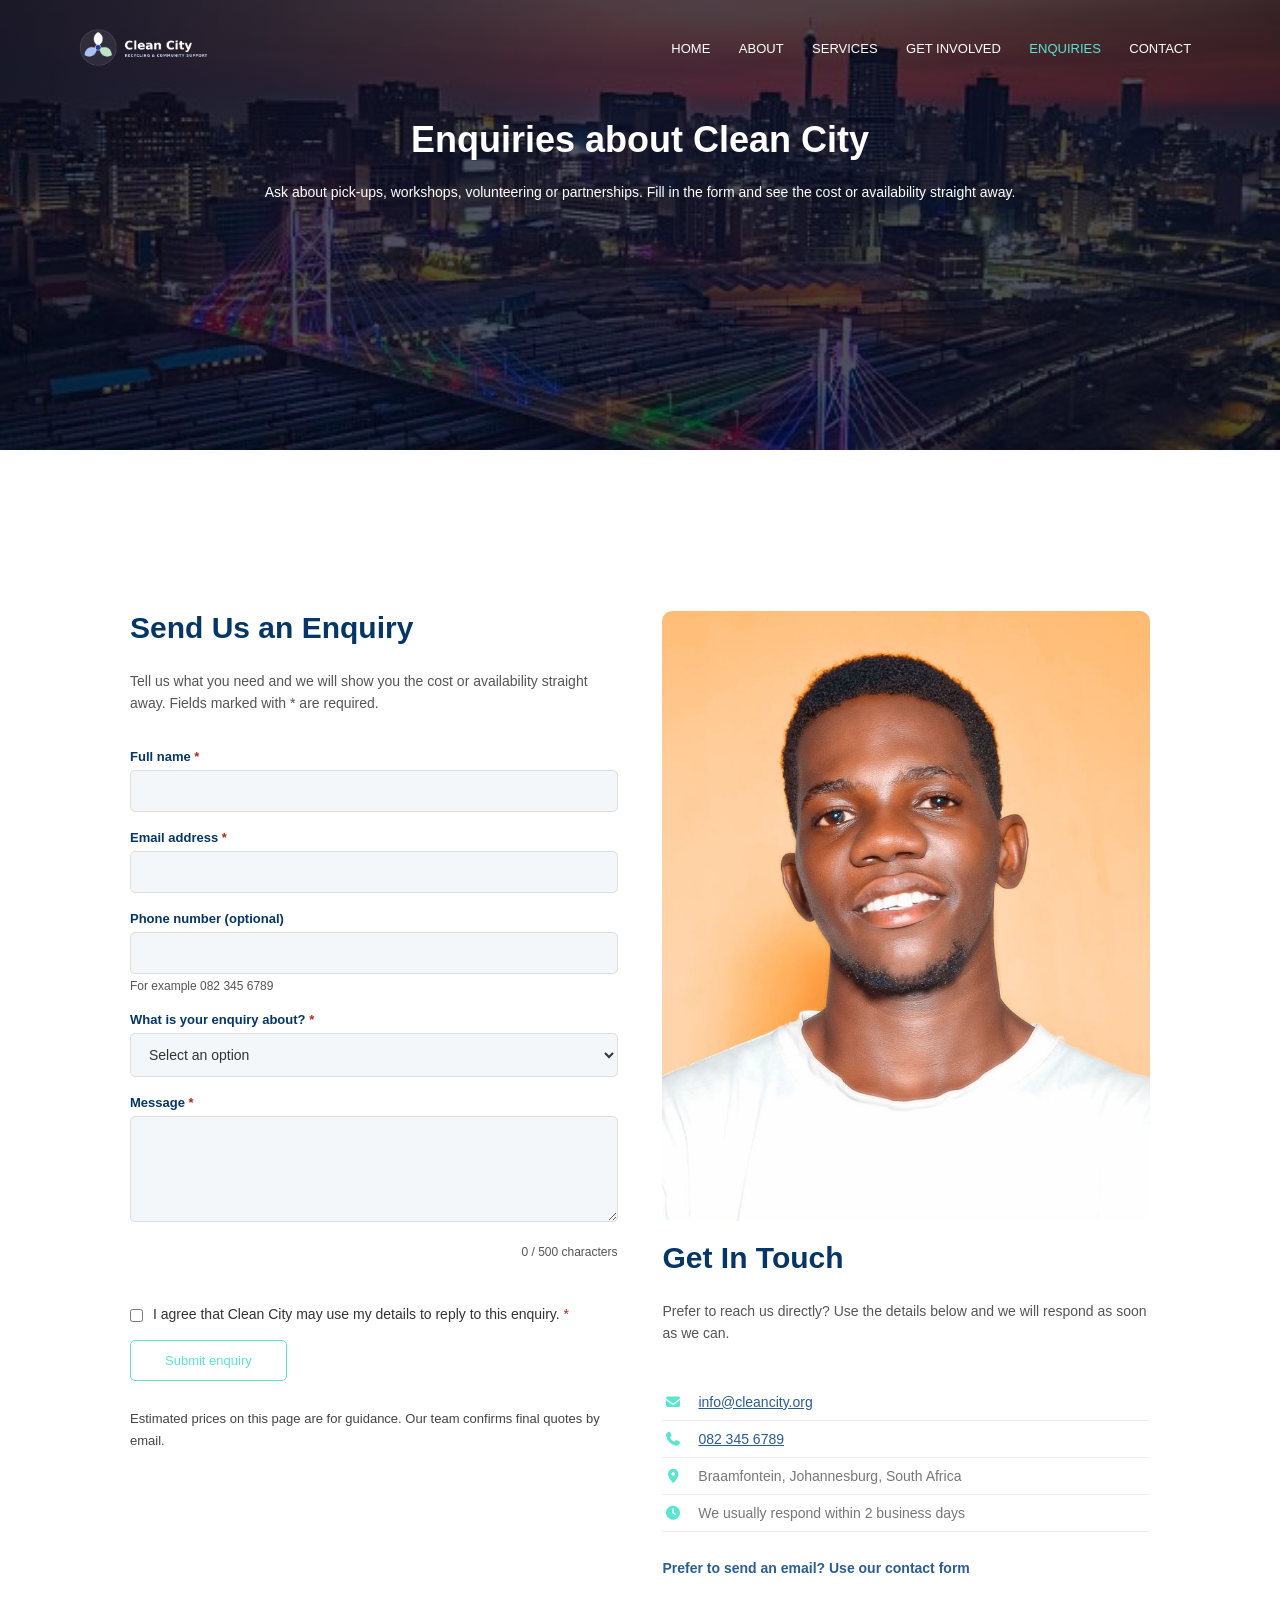
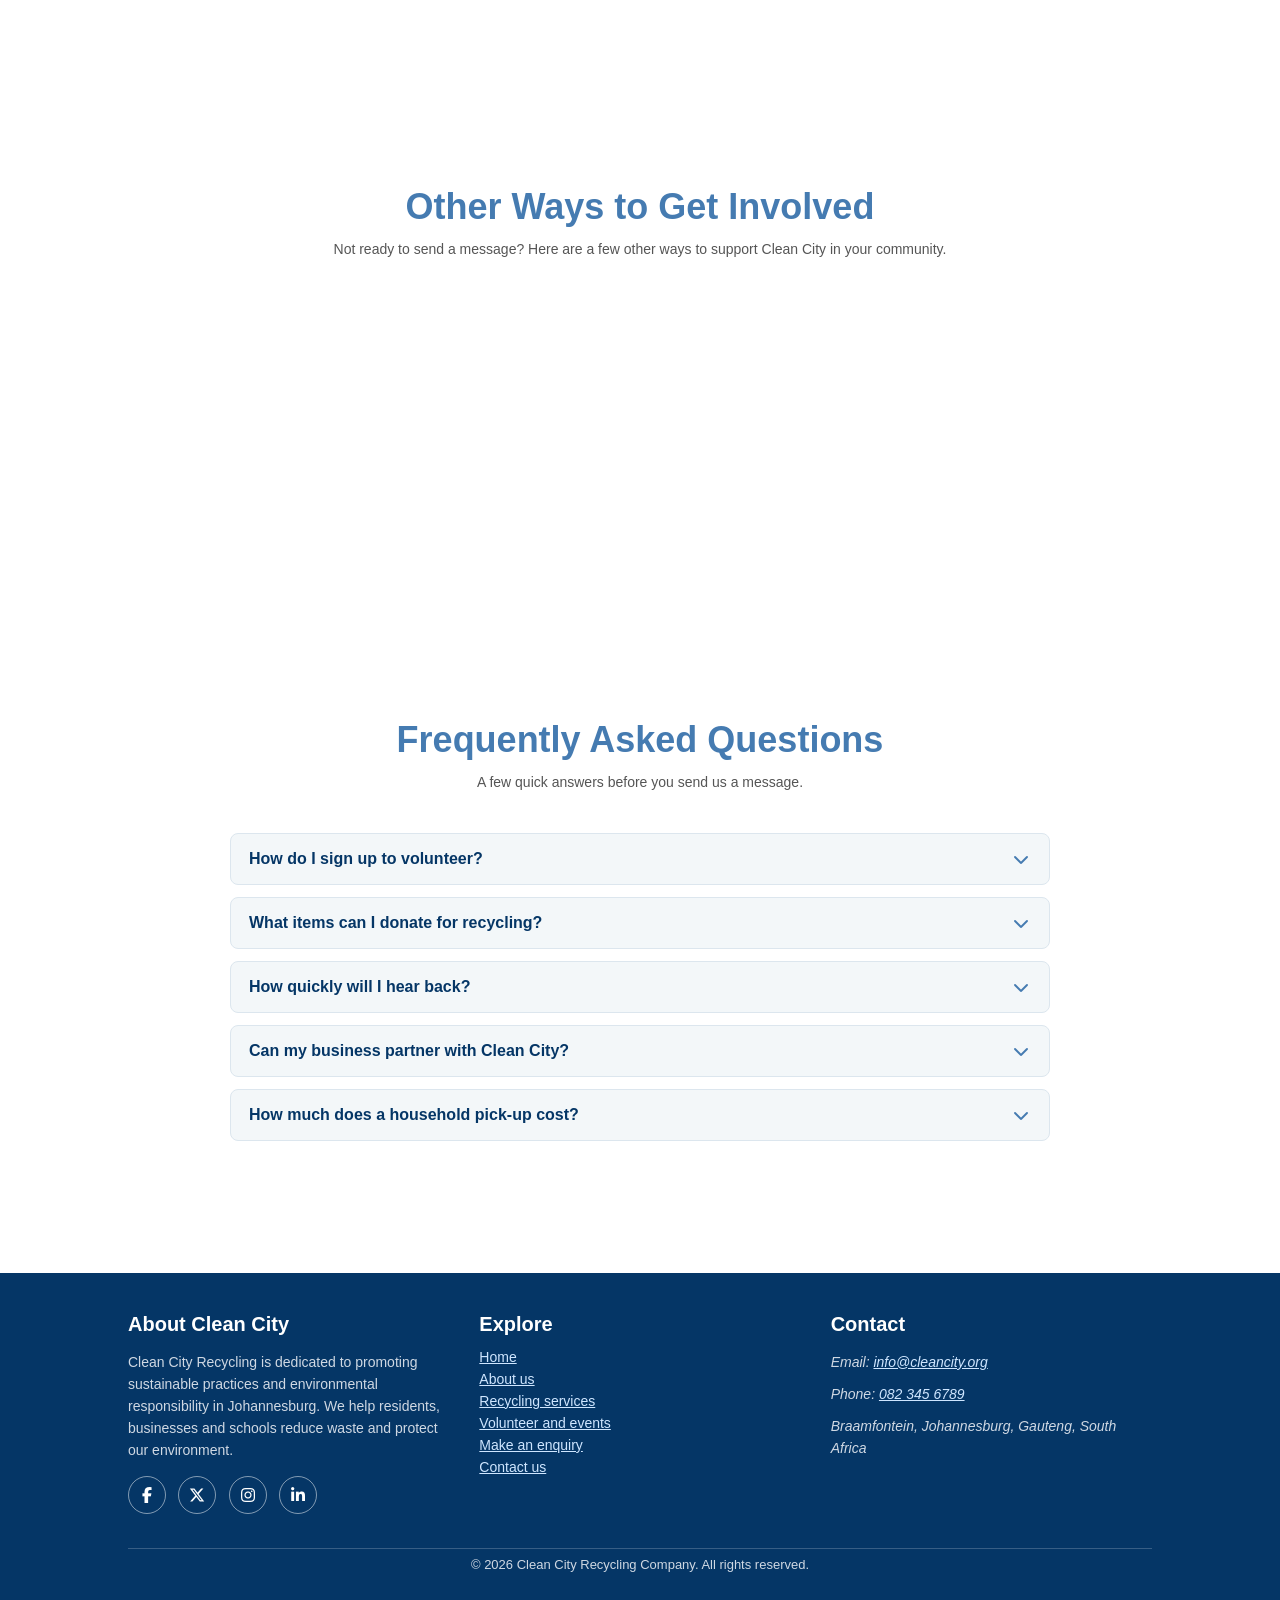
<file: enquiry.html>
<!DOCTYPE html>
<html lang="en-ZA">
  <head>
    <meta charset="UTF-8" />
    <meta name="viewport" content="width=device-width, initial-scale=1.0" />
    <meta http-equiv="Content-Security-Policy" content="default-src 'self'; script-src 'self'; style-src 'self' https://fonts.googleapis.com; font-src 'self' https://fonts.gstatic.com; img-src 'self' data: https://tile.openstreetmap.org; media-src 'self'; connect-src 'self' https://formspree.io; frame-src https://www.google.com; object-src 'none'; base-uri 'self'; form-action 'self'" />
    <meta name="referrer" content="strict-origin-when-cross-origin" />
    <title>Enquire About Recycling Pick-Up or Volunteering | Clean City</title>
    <meta name="description" content="Ask Clean City about household pick-up prices, business collections, workshops or volunteering and see cost and availability for your area straight away." />
    <meta name="robots" content="index, follow" />
    <meta name="author" content="Siyabonga Linda Kunene" />
    <meta name="theme-color" content="#053666" />
    <link rel="canonical" href="https://siyabongalindakunene03-ship-it.github.io/cleancity/enquiry.html" />
    <meta property="og:type" content="website" />
    <meta property="og:site_name" content="Clean City" />
    <meta property="og:locale" content="en_ZA" />
    <meta property="og:title" content="Enquire About Recycling Pick-Up or Volunteering | Clean City" />
    <meta property="og:description" content="Ask Clean City about household pick-up prices, business collections, workshops or volunteering and see cost and availability for your area straight away." />
    <meta property="og:url" content="https://siyabongalindakunene03-ship-it.github.io/cleancity/enquiry.html" />
    <meta property="og:image" content="https://siyabongalindakunene03-ship-it.github.io/cleancity/images/banner-mandela-bridge-night.jpg" />
    <meta name="twitter:card" content="summary_large_image" />
    <link rel="icon" type="image/png" href="images/favicon.png" />
    <link rel="apple-touch-icon" href="images/apple-touch-icon.png" />
    <link rel="preconnect" href="https://fonts.googleapis.com" />
    <link rel="preconnect" href="https://fonts.gstatic.com" crossorigin />
    <link href="https://fonts.googleapis.com/css2?family=Roboto:wght@300;400;500;600&amp;display=swap" rel="stylesheet" />
    <link rel="stylesheet" href="vendor/fontawesome/css/all.min.css" />
    <link rel="stylesheet" href="css/style.css" />
    <script src="js/head.js"></script>
    <script type="application/ld+json">
{
  "@context": "https://schema.org",
  "@type": "FAQPage",
  "mainEntity": [
    {
      "@type": "Question",
      "name": "How do I sign up to volunteer?",
      "acceptedAnswer": {
        "@type": "Answer",
        "text": "Choose “Volunteering” in the enquiry form, pick your area and a date, and tell us how many people are coming. We will show you the events that still have space."
      }
    },
    {
      "@type": "Question",
      "name": "What items can I donate for recycling?",
      "acceptedAnswer": {
        "@type": "Answer",
        "text": "We accept clean paper, plastic, glass and metal. Our recycling guide on the services page lists what goes where and how to prepare each item."
      }
    },
    {
      "@type": "Question",
      "name": "How quickly will I hear back?",
      "acceptedAnswer": {
        "@type": "Answer",
        "text": "Our team usually replies within 2 business days. For urgent matters, please call us on 082 345 6789."
      }
    },
    {
      "@type": "Question",
      "name": "Can my business partner with Clean City?",
      "acceptedAnswer": {
        "@type": "Answer",
        "text": "Yes. Choose “Partnership or sponsorship” in the form and we will show you our partnership options straight away."
      }
    },
    {
      "@type": "Question",
      "name": "How much does a household pick-up cost?",
      "acceptedAnswer": {
        "@type": "Answer",
        "text": "Pick-ups start from R120 and include up to five bags. Choose “Household pick-up quote” in the form to get an estimate for your area."
      }
    }
  ]
}
    </script>
  </head>
  <body>
    <a class="skip-link" href="#main">Skip to main content</a>
    <header class="sub-header-enquiries">
      <nav aria-label="Main navigation">
        <a href="index.html"><img src="images/clean-city-logo-reversed.png" alt="Clean City – home" width="150" height="44" /></a>
        <div class="nav-links" id="navLinks">
          <button type="button" class="menu-close" aria-label="Close menu"><i class="fa-solid fa-xmark" aria-hidden="true"></i></button>
          <ul id="menuItems">
            <li><a href="index.html">HOME</a></li>
            <li><a href="about.html">ABOUT</a></li>
            <li><a href="services.html">SERVICES</a></li>
            <li><a href="get-involved.html">GET INVOLVED</a></li>
            <li><a href="enquiry.html" aria-current="page">ENQUIRIES</a></li>
            <li><a href="contact.html">CONTACT</a></li>
          </ul>
        </div>
        <button type="button" class="menu-toggle" aria-label="Open menu" aria-expanded="false" aria-controls="navLinks"><i class="fa-solid fa-bars" aria-hidden="true"></i></button>
      </nav>
      <div class="sub-text-box">
        <h1>Enquiries about Clean City</h1>
        <p>Ask about pick-ups, workshops, volunteering or partnerships. Fill in the form and see the cost or availability straight away.</p>
      </div>
    </header>
    <main id="main">
      <section class="about-us enquiry-section" aria-labelledby="enquiry-title">
        <div class="row">
          <div class="about-col enquiry-form-col">
            <h2 id="enquiry-title">Send Us an Enquiry</h2>
            <p>Tell us what you need and we will show you the cost or availability straight away. Fields marked with <span class="req">*</span> are required.</p>
            <div id="form-status" class="form-status" role="status" aria-live="polite" hidden></div>
            <form id="enquiry-form" class="enquiry-form" action="enquiry.html" method="post" autocomplete="on">
            <div class="form-group">
              <label for="full-name"><span class="label-text">Full name</span> <span class="req" aria-hidden="true">*</span></label>
              <input type="text" id="full-name" name="fullName" autocomplete="name" maxlength="60" required aria-describedby="full-name-error" />
              
              <p class="field-error" id="full-name-error" aria-live="polite"></p>
            </div>
            <div class="form-group">
              <label for="email"><span class="label-text">Email address</span> <span class="req" aria-hidden="true">*</span></label>
              <input type="email" id="email" name="email" autocomplete="email" maxlength="100" required aria-describedby="email-error" />
              
              <p class="field-error" id="email-error" aria-live="polite"></p>
            </div>
            <div class="form-group">
              <label for="phone"><span class="label-text">Phone number (optional)</span></label>
              <input type="tel" id="phone" name="phone" autocomplete="tel" inputmode="tel" maxlength="20" aria-describedby="phone-hint phone-error" />
              <p class="hint" id="phone-hint">For example 082 345 6789</p>
              <p class="field-error" id="phone-error" aria-live="polite"></p>
            </div>
            <div class="form-group">
              <label for="enquiry-type"><span class="label-text">What is your enquiry about?</span> <span class="req" aria-hidden="true">*</span></label>
              <select id="enquiry-type" name="type" required aria-describedby="enquiry-type-error"><option value="">Select an option</option><option value="volunteer">Volunteering</option><option value="pickup">Household pick-up quote</option><option value="business">Business collection quote</option><option value="workshop">Book a Recycling 101 workshop</option><option value="partnership">Partnership or sponsorship</option><option value="general">General question</option></select>
              
              <p class="field-error" id="enquiry-type-error" aria-live="polite"></p>
            </div>
            <div class="form-group" data-field="area" data-field-group hidden>
              <label for="area"><span class="label-text">Your area</span> <span class="req" aria-hidden="true">*</span></label>
              <select id="area" name="area" aria-describedby="area-error"><option value="">Select your area</option><option value="braamfontein">Braamfontein</option><option value="newtown">Newtown</option><option value="hillbrow">Hillbrow</option></select>
              
              <p class="field-error" id="area-error" aria-live="polite"></p>
            </div>
            <div class="form-group" data-field="quantity" data-field-group hidden>
              <label for="quantity"><span class="label-text">Quantity</span> <span class="req" aria-hidden="true">*</span></label>
              <input type="number" id="quantity" name="quantity" inputmode="numeric" step="1" min="1" max="100" aria-describedby="quantity-hint quantity-error" />
              
              <p class="hint" id="quantity-hint"></p>
              <p class="field-error" id="quantity-error" aria-live="polite"></p>
            </div>
            <div class="form-group" data-field="date" data-field-group hidden>
              <label for="date"><span class="label-text">Preferred date</span> <span class="req" aria-hidden="true">*</span></label>
              <input type="date" id="date" name="date" aria-describedby="date-error" />
              
              <p class="field-error" id="date-error" aria-live="polite"></p>
            </div>
            <div class="form-group">
              <label for="message"><span class="label-text">Message</span> <span class="req" aria-hidden="true">*</span></label>
              <textarea id="message" name="message" rows="5" maxlength="600" required aria-describedby="message-count message-error"></textarea>
              
              <p class="char-count" id="message-count">0 / 500 characters</p>
              <p class="field-error" id="message-error" aria-live="polite"></p>
            </div>
            <div class="form-group check">
              <input type="checkbox" id="consent" name="consent" required aria-describedby="consent-error" />
              <label for="consent">I agree that Clean City may use my details to reply to this enquiry. <span class="req" aria-hidden="true">*</span></label>
              <p class="field-error" id="consent-error" aria-live="polite"></p>
            </div>
            <div class="honeypot" aria-hidden="true"><label for="website">Leave this field empty</label><input type="text" id="website" name="website" tabindex="-1" autocomplete="off" /></div>
              <button type="submit" class="hero-btn blue-btn">Submit enquiry</button>
              <p class="form-note">Estimated prices on this page are for guidance. Our team confirms final quotes by email.</p>
            </form>
            <section id="enquiry-response" class="response-panel" aria-labelledby="response-heading" hidden></section>
          </div>
          <div class="about-col enquiry-contact-col">
            <img src="images/support-team-member-portrait.jpg" alt="A smiling Clean City team member ready to help with your enquiry" width="700" height="875" loading="lazy" decoding="async" />
            <div class="contact-details">
              <h2>Get In Touch</h2>
              <p>Prefer to reach us directly? Use the details below and we will respond as soon as we can.</p>
              <ul class="contact-list">
                <li><i class="fa-solid fa-envelope" aria-hidden="true"></i> <a href="mailto:info@cleancity.org">info@cleancity.org</a></li>
                <li><i class="fa-solid fa-phone" aria-hidden="true"></i> <a href="tel:+27823456789">082&nbsp;345&nbsp;6789</a></li>
                <li><i class="fa-solid fa-location-dot" aria-hidden="true"></i> Braamfontein, Johannesburg, South Africa</li>
                <li><i class="fa-solid fa-clock" aria-hidden="true"></i> We usually respond within 2 business days</li>
              </ul>
              <p><a class="text-link" href="contact.html">Prefer to send an email? Use our contact form</a></p>
            </div>
          </div>
        </div>
      </section>

      <section class="programes get-involved" aria-labelledby="other-title">
        <h2 id="other-title">Other Ways to Get Involved</h2>
        <p>Not ready to send a message? Here are a few other ways to support Clean City in your community.</p>
        <div class="row">
          <div class="programe-col" data-reveal><i class="fa-solid fa-hands-helping" aria-hidden="true"></i><h3>Volunteer</h3><p>Join our recycling drives and clean-up events. No experience necessary, just a willingness to help.</p><a class="text-link" href="get-involved.html#events">See events</a></div>
          <div class="programe-col" data-reveal><i class="fa-solid fa-hand-holding-heart" aria-hidden="true"></i><h3>Donate</h3><p>Support our work with recyclable materials, or sponsor a clean-up to help us reach more neighbourhoods.</p><a class="text-link" href="services.html#recycling-guide">What we accept</a></div>
          <div class="programe-col" data-reveal><i class="fa-solid fa-handshake" aria-hidden="true"></i><h3>Partner With Us</h3><p>Businesses and organisations can partner with Clean City on recycling and outreach initiatives.</p><a class="text-link" href="services.html#find-a-service">View services</a></div>
        </div>
      </section>

      <section class="faq" aria-labelledby="faq-title">
        <h2 id="faq-title">Frequently Asked Questions</h2>
        <p>A few quick answers before you send us a message.</p>
        <div class="accordion" data-accordion>
          <div class="accordion-item">
            <h3><button type="button" class="accordion-trigger" id="faq-1-btn" aria-expanded="false" aria-controls="faq-1"><span>How do I sign up to volunteer?</span><i class="fa-solid fa-chevron-down" aria-hidden="true"></i></button></h3>
            <section class="accordion-panel" id="faq-1" aria-labelledby="faq-1-btn"><p>Choose “Volunteering” in the enquiry form, pick your area and a date, and tell us how many people are coming. We will show you the events that still have space.</p></section>
          </div>
          <div class="accordion-item">
            <h3><button type="button" class="accordion-trigger" id="faq-2-btn" aria-expanded="false" aria-controls="faq-2"><span>What items can I donate for recycling?</span><i class="fa-solid fa-chevron-down" aria-hidden="true"></i></button></h3>
            <section class="accordion-panel" id="faq-2" aria-labelledby="faq-2-btn"><p>We accept clean paper, plastic, glass and metal. Our recycling guide on the services page lists what goes where and how to prepare each item.</p></section>
          </div>
          <div class="accordion-item">
            <h3><button type="button" class="accordion-trigger" id="faq-3-btn" aria-expanded="false" aria-controls="faq-3"><span>How quickly will I hear back?</span><i class="fa-solid fa-chevron-down" aria-hidden="true"></i></button></h3>
            <section class="accordion-panel" id="faq-3" aria-labelledby="faq-3-btn"><p>Our team usually replies within 2 business days. For urgent matters, please call us on 082 345 6789.</p></section>
          </div>
          <div class="accordion-item">
            <h3><button type="button" class="accordion-trigger" id="faq-4-btn" aria-expanded="false" aria-controls="faq-4"><span>Can my business partner with Clean City?</span><i class="fa-solid fa-chevron-down" aria-hidden="true"></i></button></h3>
            <section class="accordion-panel" id="faq-4" aria-labelledby="faq-4-btn"><p>Yes. Choose “Partnership or sponsorship” in the form and we will show you our partnership options straight away.</p></section>
          </div>
          <div class="accordion-item">
            <h3><button type="button" class="accordion-trigger" id="faq-5-btn" aria-expanded="false" aria-controls="faq-5"><span>How much does a household pick-up cost?</span><i class="fa-solid fa-chevron-down" aria-hidden="true"></i></button></h3>
            <section class="accordion-panel" id="faq-5" aria-labelledby="faq-5-btn"><p>Pick-ups start from R120 and include up to five bags. Choose “Household pick-up quote” in the form to get an estimate for your area.</p></section>
          </div>
        </div>
      </section>
    </main>
    <footer class="footer">
      <div class="footer-cols">
        <div>
          <h2>About Clean City</h2>
          <p>Clean City Recycling is dedicated to promoting sustainable practices and environmental responsibility in Johannesburg. We help residents, businesses and schools reduce waste and protect our environment.</p>
          <div class="icons">
            <a href="https://www.facebook.com/" target="_blank" rel="noopener noreferrer" aria-label="Clean City on Facebook (opens in a new tab)"><i class="fa-brands fa-facebook-f" aria-hidden="true"></i></a>
            <a href="https://x.com/" target="_blank" rel="noopener noreferrer" aria-label="Clean City on X (opens in a new tab)"><i class="fa-brands fa-x-twitter" aria-hidden="true"></i></a>
            <a href="https://www.instagram.com/" target="_blank" rel="noopener noreferrer" aria-label="Clean City on Instagram (opens in a new tab)"><i class="fa-brands fa-instagram" aria-hidden="true"></i></a>
            <a href="https://www.linkedin.com/" target="_blank" rel="noopener noreferrer" aria-label="Clean City on LinkedIn (opens in a new tab)"><i class="fa-brands fa-linkedin-in" aria-hidden="true"></i></a>
          </div>
        </div>
        <div>
          <h2>Explore</h2>
          <ul>
            <li><a href="index.html">Home</a></li>
            <li><a href="about.html">About us</a></li>
            <li><a href="services.html">Recycling services</a></li>
            <li><a href="get-involved.html">Volunteer and events</a></li>
            <li><a href="enquiry.html">Make an enquiry</a></li>
            <li><a href="contact.html">Contact us</a></li>
          </ul>
        </div>
        <div>
          <h2>Contact</h2>
          <address>
            <p>Email: <a href="mailto:info@cleancity.org">info@cleancity.org</a></p>
            <p>Phone: <a href="tel:+27823456789">082&nbsp;345&nbsp;6789</a></p>
            <p>Braamfontein, Johannesburg, Gauteng, South Africa</p>
          </address>
        </div>
      </div>
      <p class="footer-bottom">&copy; 2026 Clean City Recycling Company. All rights reserved.</p>
    </footer>
    <script src="vendor/jquery/jquery.min.js" defer></script>
    <script src="js/config.js" defer></script>
    <script src="js/data.js" defer></script>
    <script src="js/main.js" defer></script>
    <script src="js/ui.js" defer></script>
    <script src="js/listings.js" defer></script>
    <script src="js/forms.js" defer></script>
  </body>
</html>
</file>
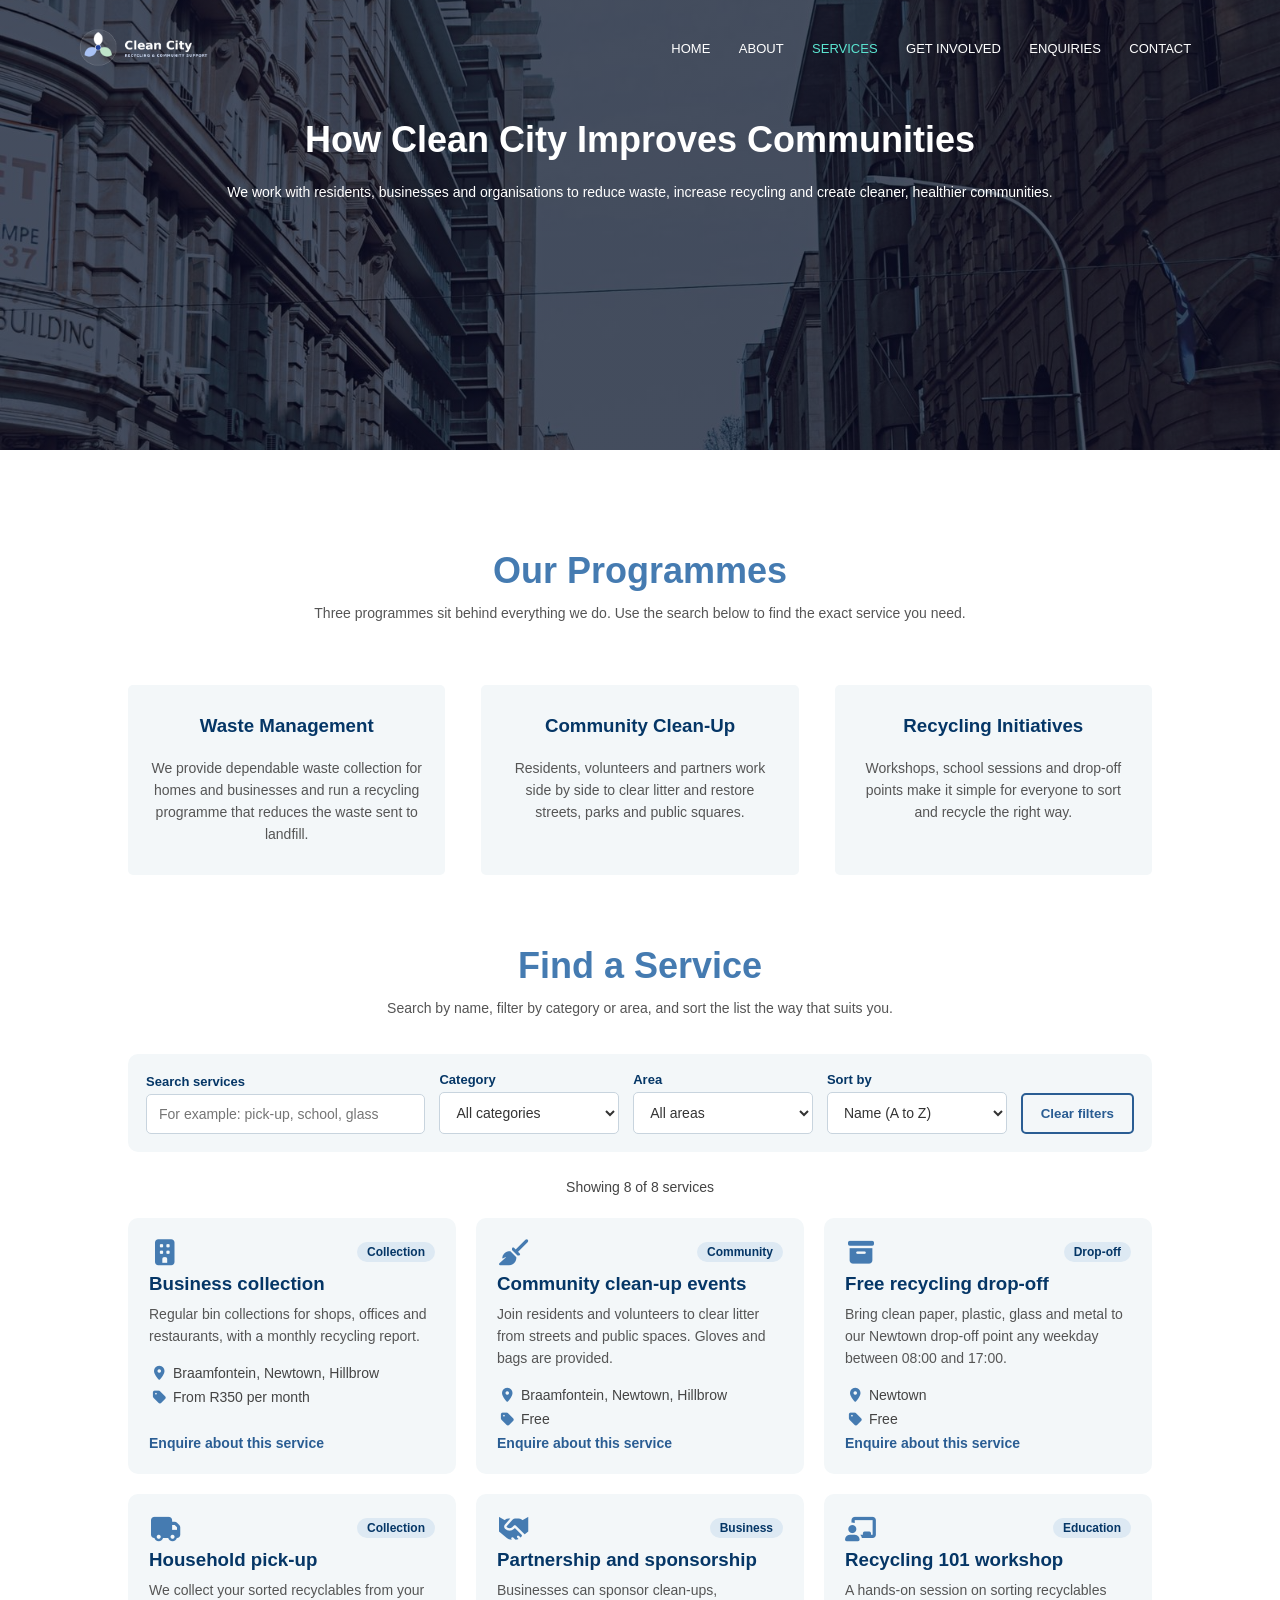
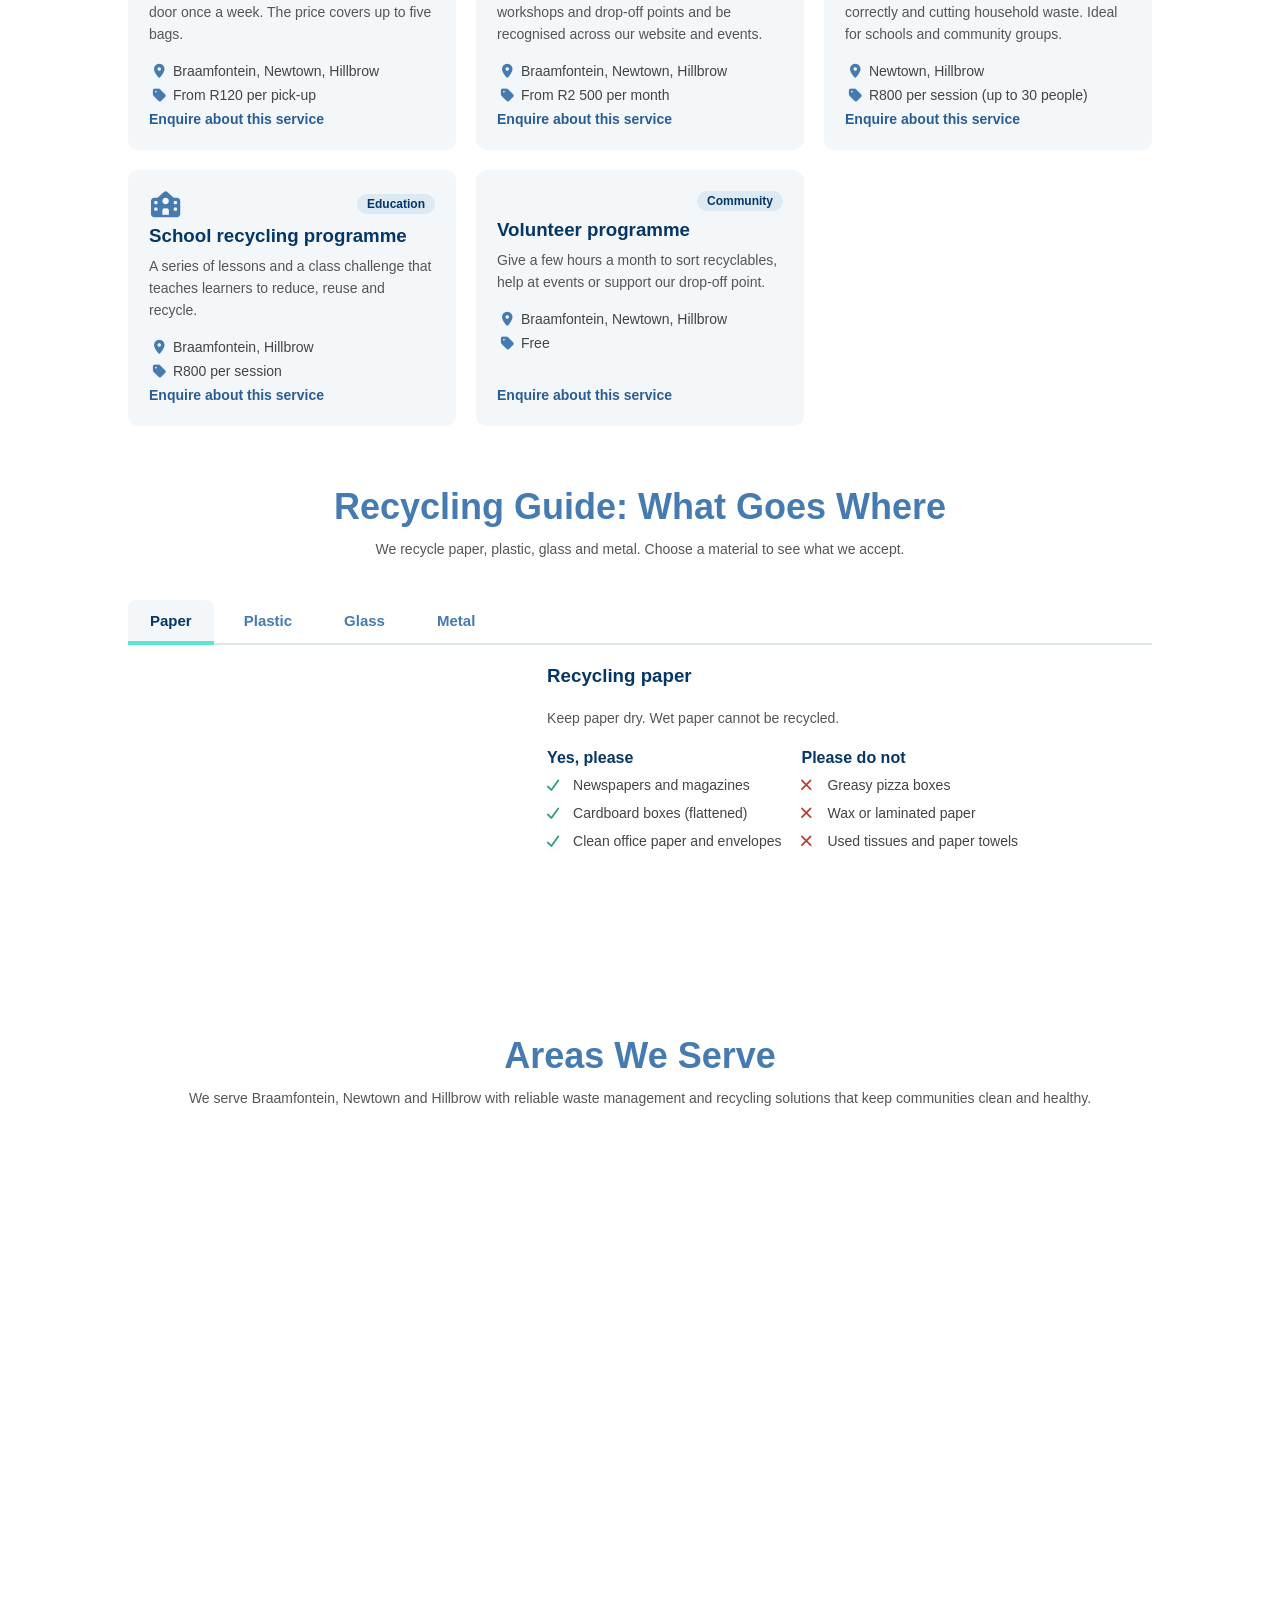
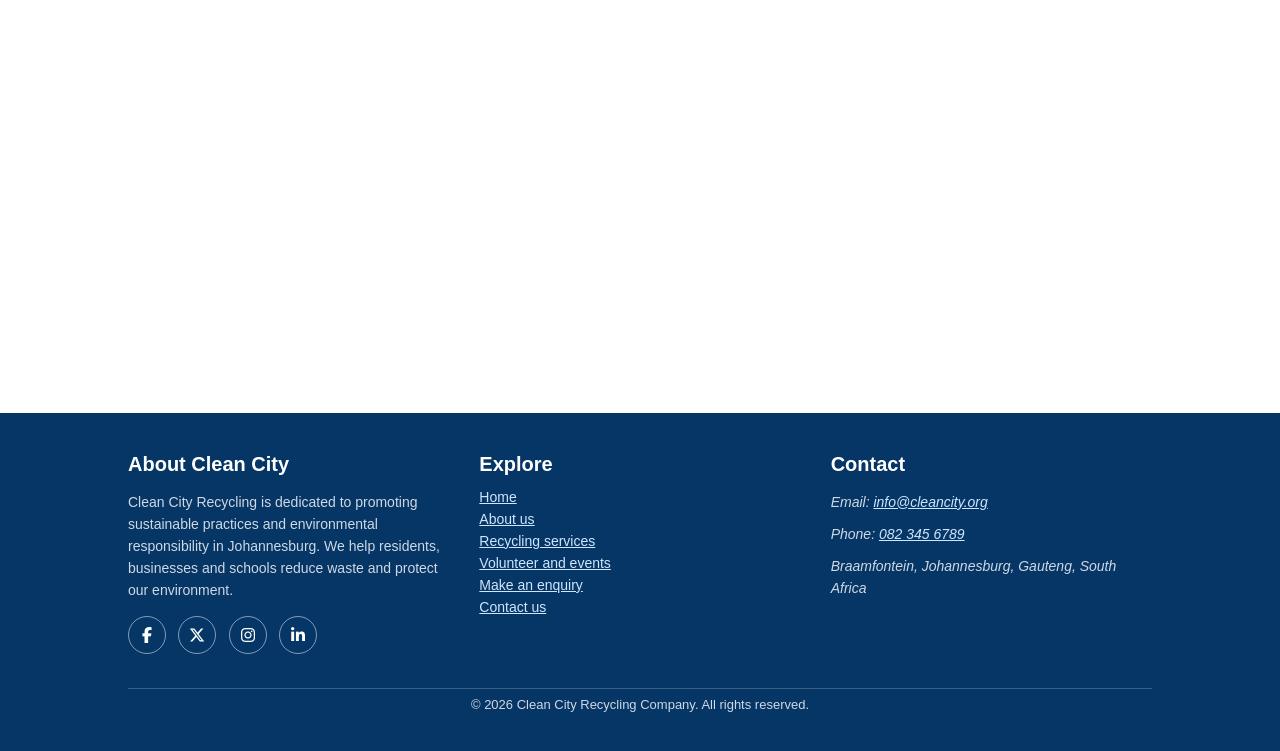
<file: services.html>
<!DOCTYPE html>
<html lang="en-ZA">
  <head>
    <meta charset="UTF-8" />
    <meta name="viewport" content="width=device-width, initial-scale=1.0" />
    <meta http-equiv="Content-Security-Policy" content="default-src 'self'; script-src 'self'; style-src 'self' https://fonts.googleapis.com; font-src 'self' https://fonts.gstatic.com; img-src 'self' data: https://tile.openstreetmap.org; media-src 'self'; connect-src 'self' https://formspree.io; frame-src https://www.google.com; object-src 'none'; base-uri 'self'; form-action 'self'" />
    <meta name="referrer" content="strict-origin-when-cross-origin" />
    <title>Recycling Services in Johannesburg | Clean City</title>
    <meta name="description" content="Explore Clean City recycling services: free drop-off, household pick-up, business collection, clean-ups and workshops in Braamfontein, Newtown and Hillbrow." />
    <meta name="robots" content="index, follow" />
    <meta name="author" content="Siyabonga Linda Kunene" />
    <meta name="theme-color" content="#053666" />
    <link rel="canonical" href="https://siyabongalindakunene03-ship-it.github.io/cleancity/services.html" />
    <meta property="og:type" content="website" />
    <meta property="og:site_name" content="Clean City" />
    <meta property="og:locale" content="en_ZA" />
    <meta property="og:title" content="Recycling Services in Johannesburg | Clean City" />
    <meta property="og:description" content="Explore Clean City recycling services: free drop-off, household pick-up, business collection, clean-ups and workshops in Braamfontein, Newtown and Hillbrow." />
    <meta property="og:url" content="https://siyabongalindakunene03-ship-it.github.io/cleancity/services.html" />
    <meta property="og:image" content="https://siyabongalindakunene03-ship-it.github.io/cleancity/images/banner-johannesburg-street.jpg" />
    <meta name="twitter:card" content="summary_large_image" />
    <link rel="icon" type="image/png" href="images/favicon.png" />
    <link rel="apple-touch-icon" href="images/apple-touch-icon.png" />
    <link rel="preconnect" href="https://fonts.googleapis.com" />
    <link rel="preconnect" href="https://fonts.gstatic.com" crossorigin />
    <link href="https://fonts.googleapis.com/css2?family=Roboto:wght@300;400;500;600&amp;display=swap" rel="stylesheet" />
    <link rel="stylesheet" href="vendor/fontawesome/css/all.min.css" />
    <link rel="stylesheet" href="css/style.css" />
    <script src="js/head.js"></script>
  </head>
  <body>
    <a class="skip-link" href="#main">Skip to main content</a>
    <header class="sub-header-services">
      <nav aria-label="Main navigation">
        <a href="index.html"><img src="images/clean-city-logo-reversed.png" alt="Clean City – home" width="150" height="44" /></a>
        <div class="nav-links" id="navLinks">
          <button type="button" class="menu-close" aria-label="Close menu"><i class="fa-solid fa-xmark" aria-hidden="true"></i></button>
          <ul id="menuItems">
            <li><a href="index.html">HOME</a></li>
            <li><a href="about.html">ABOUT</a></li>
            <li><a href="services.html" aria-current="page">SERVICES</a></li>
            <li><a href="get-involved.html">GET INVOLVED</a></li>
            <li><a href="enquiry.html">ENQUIRIES</a></li>
            <li><a href="contact.html">CONTACT</a></li>
          </ul>
        </div>
        <button type="button" class="menu-toggle" aria-label="Open menu" aria-expanded="false" aria-controls="navLinks"><i class="fa-solid fa-bars" aria-hidden="true"></i></button>
      </nav>
      <div class="sub-text-box">
        <h1>How Clean City Improves Communities</h1>
        <p>We work with residents, businesses and organisations to reduce waste, increase recycling and create cleaner, healthier communities.</p>
      </div>
    </header>
    <main id="main">
      <section class="programes" aria-labelledby="programmes-title">
        <h2 id="programmes-title">Our Programmes</h2>
        <p>Three programmes sit behind everything we do. Use the search below to find the exact service you need.</p>
        <div class="row">
          <div class="programe-col" id="waste-management" data-reveal>
            <h3>Waste Management</h3>
            <p>We provide dependable waste collection for homes and businesses and run a recycling programme that reduces the waste sent to landfill.</p>
          </div>
          <div class="programe-col" id="community-clean-up" data-reveal>
            <h3>Community Clean-Up</h3>
            <p>Residents, volunteers and partners work side by side to clear litter and restore streets, parks and public squares.</p>
          </div>
          <div class="programe-col" id="recycling-initiatives" data-reveal>
            <h3>Recycling Initiatives</h3>
            <p>Workshops, school sessions and drop-off points make it simple for everyone to sort and recycle the right way.</p>
          </div>
        </div>
      </section>

      <section class="listing" id="find-a-service" aria-labelledby="find-title">
        <h2 id="find-title">Find a Service</h2>
        <p>Search by name, filter by category or area, and sort the list the way that suits you.</p>
        <div class="filter-bar" role="search" aria-label="Search services">
          <div class="filter filter-wide"><label for="service-search">Search services</label><input type="search" id="service-search" placeholder="For example: pick-up, school, glass" autocomplete="off" /></div>
          <div class="filter"><label for="service-category">Category</label><select id="service-category"></select></div>
          <div class="filter"><label for="service-area">Area</label><select id="service-area"></select></div>
          <div class="filter"><label for="service-sort">Sort by</label>
            <select id="service-sort">
              <option value="name-asc">Name (A to Z)</option>
              <option value="name-desc">Name (Z to A)</option>
              <option value="price-asc">Price (low to high)</option>
              <option value="price-desc">Price (high to low)</option>
            </select></div>
          <button type="button" id="service-clear">Clear filters</button>
        </div>
        <p class="results-count" id="service-count" role="status" aria-live="polite"></p>
        <div class="card-grid" id="service-list"></div>
        <noscript><p class="empty-state">Turn on JavaScript to search our services, or visit our <a href="enquiry.html">enquiry page</a> and tell us what you need.</p></noscript>
      </section>
      <section class="guide" id="recycling-guide" aria-labelledby="guide-title">
        <h2 id="guide-title">Recycling Guide: What Goes Where</h2>
        <p>We recycle paper, plastic, glass and metal. Choose a material to see what we accept.</p>
        <div class="tabs" data-tabs>
          <div class="tab-list" role="tablist" aria-label="Recyclable materials">
          <button type="button" role="tab" id="tab-paper" aria-controls="guide-paper" aria-selected="true" tabindex="0">Paper</button>
          <button type="button" role="tab" id="tab-plastic" aria-controls="guide-plastic" aria-selected="false" tabindex="-1">Plastic</button>
          <button type="button" role="tab" id="tab-glass" aria-controls="guide-glass" aria-selected="false" tabindex="-1">Glass</button>
          <button type="button" role="tab" id="tab-metal" aria-controls="guide-metal" aria-selected="false" tabindex="-1">Metal</button>
          </div>
        <div role="tabpanel" id="guide-paper" aria-labelledby="tab-paper">
          <div class="tab-panel">
            <img src="images/recycling-paper-cardboard.jpg" alt="Flattened cardboard and paper stacked for recycling" width="900" height="600" loading="lazy" decoding="async" />
            <div class="tab-text">
              <h3>Recycling paper</h3>
              <p>Keep paper dry. Wet paper cannot be recycled.</p>
              <div class="do-dont">
                <div><h4>Yes, please</h4><ul class="yes"><li>Newspapers and magazines</li><li>Cardboard boxes (flattened)</li><li>Clean office paper and envelopes</li></ul></div>
                <div><h4>Please do not</h4><ul class="no"><li>Greasy pizza boxes</li><li>Wax or laminated paper</li><li>Used tissues and paper towels</li></ul></div>
              </div>
            </div>
          </div>
        </div>
        <div role="tabpanel" id="guide-plastic" aria-labelledby="tab-plastic" hidden>
          <div class="tab-panel">
            <img src="images/recycling-plastic-bottles.jpg" alt="Pile of plastic bottles ready for recycling" width="900" height="599" loading="lazy" decoding="async" />
            <div class="tab-text">
              <h3>Recycling plastic</h3>
              <p>Remove lids and flatten bottles to save space.</p>
              <div class="do-dont">
                <div><h4>Yes, please</h4><ul class="yes"><li>Rinsed drink and cleaning bottles</li><li>Yoghurt tubs and food containers</li><li>Clean plastic bags (bundled together)</li></ul></div>
                <div><h4>Please do not</h4><ul class="no"><li>Plastic with food still inside</li><li>Polystyrene foam</li><li>Nappies and medical waste</li></ul></div>
              </div>
            </div>
          </div>
        </div>
        <div role="tabpanel" id="guide-glass" aria-labelledby="tab-glass" hidden>
          <div class="tab-panel">
            <img src="images/recycling-glass-bottles.jpg" alt="Heap of crushed and whole glass bottles" width="900" height="600" loading="lazy" decoding="async" />
            <div class="tab-text">
              <h3>Recycling glass</h3>
              <p>Take the lids off and rinse. There is no need to remove labels.</p>
              <div class="do-dont">
                <div><h4>Yes, please</h4><ul class="yes"><li>Bottles and jars of any colour</li><li>Rinsed sauce and jam jars</li></ul></div>
                <div><h4>Please do not</h4><ul class="no"><li>Mirrors and window glass</li><li>Light bulbs</li><li>Ceramics and crockery</li></ul></div>
              </div>
            </div>
          </div>
        </div>
        <div role="tabpanel" id="guide-metal" aria-labelledby="tab-metal" hidden>
          <div class="tab-panel">
            <img src="images/recycling-metal-cans.jpg" alt="Crushed aluminium and steel cans" width="900" height="600" loading="lazy" decoding="async" />
            <div class="tab-text">
              <h3>Recycling metal</h3>
              <p>Rinse tins and squash cans to save space.</p>
              <div class="do-dont">
                <div><h4>Yes, please</h4><ul class="yes"><li>Aluminium drink cans</li><li>Steel food tins</li><li>Clean aluminium foil and trays</li></ul></div>
                <div><h4>Please do not</h4><ul class="no"><li>Aerosol cans that are not empty</li><li>Paint tins with paint inside</li><li>Batteries</li></ul></div>
              </div>
            </div>
          </div>
        </div>
        </div>
      </section>
      <section class="areas-served" aria-labelledby="areas-title">
        <h2 id="areas-title">Areas We Serve</h2>
        <p>We serve Braamfontein, Newtown and Hillbrow with reliable waste management and recycling solutions that keep communities clean and healthy.</p>
        <div class="row">
        <div class="areas-served-col" data-reveal>
          <a href="get-involved.html#locations" aria-label="See Braamfontein on the map">
            <img src="images/braamfontein-skyline-johannesburg.jpg" alt="Skyline of Braamfontein in Johannesburg" width="1200" height="800" loading="lazy" decoding="async" />
            <div class="layer"><h3>Braamfontein</h3></div>
          </a>
        </div>
        <div class="areas-served-col" data-reveal>
          <a href="get-involved.html#locations" aria-label="See Newtown on the map">
            <img src="images/newtown-plaza-johannesburg.jpg" alt="Public square in Newtown, Johannesburg" width="1000" height="750" loading="lazy" decoding="async" />
            <div class="layer"><h3>Newtown</h3></div>
          </a>
        </div>
        <div class="areas-served-col" data-reveal>
          <a href="get-involved.html#locations" aria-label="See Hillbrow on the map">
            <img src="images/hillbrow-street-johannesburg.jpg" alt="Busy street in Hillbrow, Johannesburg" width="1000" height="666" loading="lazy" decoding="async" />
            <div class="layer"><h3>Hillbrow</h3></div>
          </a>
        </div>
        </div>
      </section>
      <section class="cta" data-reveal>
        <h2>Not Sure Which Service You Need?</h2>
        <p class="cta-text">Tell us what you would like to recycle and we will point you to the right service and price.</p>
        <div class="hero-actions"><a href="enquiry.html" class="hero-btn">Make an enquiry</a></div>
      </section>
    </main>
    <footer class="footer">
      <div class="footer-cols">
        <div>
          <h2>About Clean City</h2>
          <p>Clean City Recycling is dedicated to promoting sustainable practices and environmental responsibility in Johannesburg. We help residents, businesses and schools reduce waste and protect our environment.</p>
          <div class="icons">
            <a href="https://www.facebook.com/" target="_blank" rel="noopener noreferrer" aria-label="Clean City on Facebook (opens in a new tab)"><i class="fa-brands fa-facebook-f" aria-hidden="true"></i></a>
            <a href="https://x.com/" target="_blank" rel="noopener noreferrer" aria-label="Clean City on X (opens in a new tab)"><i class="fa-brands fa-x-twitter" aria-hidden="true"></i></a>
            <a href="https://www.instagram.com/" target="_blank" rel="noopener noreferrer" aria-label="Clean City on Instagram (opens in a new tab)"><i class="fa-brands fa-instagram" aria-hidden="true"></i></a>
            <a href="https://www.linkedin.com/" target="_blank" rel="noopener noreferrer" aria-label="Clean City on LinkedIn (opens in a new tab)"><i class="fa-brands fa-linkedin-in" aria-hidden="true"></i></a>
          </div>
        </div>
        <div>
          <h2>Explore</h2>
          <ul>
            <li><a href="index.html">Home</a></li>
            <li><a href="about.html">About us</a></li>
            <li><a href="services.html">Recycling services</a></li>
            <li><a href="get-involved.html">Volunteer and events</a></li>
            <li><a href="enquiry.html">Make an enquiry</a></li>
            <li><a href="contact.html">Contact us</a></li>
          </ul>
        </div>
        <div>
          <h2>Contact</h2>
          <address>
            <p>Email: <a href="mailto:info@cleancity.org">info@cleancity.org</a></p>
            <p>Phone: <a href="tel:+27823456789">082&nbsp;345&nbsp;6789</a></p>
            <p>Braamfontein, Johannesburg, Gauteng, South Africa</p>
          </address>
        </div>
      </div>
      <p class="footer-bottom">&copy; 2026 Clean City Recycling Company. All rights reserved.</p>
    </footer>
    <script src="vendor/jquery/jquery.min.js" defer></script>
    <script src="js/data.js" defer></script>
    <script src="js/main.js" defer></script>
    <script src="js/ui.js" defer></script>
    <script src="js/listings.js" defer></script>
  </body>
</html>
</file>
<file: css/style.css>
/* consistent box model and prevent scrollbar layout shift */
html{ overflow-y: scroll; }

/* one overlay used by every banner so they all share the same theme */
:root{
    --banner-overlay: rgba(4,9,30,0.7);
}
*,*::before,*::after{
    box-sizing: border-box;
}
*{
    margin: 0;
    padding: 0;
    font-family: 'Roboto', sans-serif;
}

.header{
    min-height: 100vh;
    width: 100%;
    background-image: url('../images/hero-johannesburg-skyline-dusk.jpg');
    background-size: cover;
    background-position: center;
    position: relative;
    overflow: hidden;
}

.header-video{
    position: absolute;
    top: 50%;
    left: 50%;
    min-width: 100%;
    min-height: 100%;
    width: auto;
    height: auto;
    transform: translate(-50%, -50%);
    object-fit: cover;
    z-index: 0;
    pointer-events: none;
    -webkit-user-select: none;
    user-select: none;
}

.header::after{
    content: '';
    position: absolute;
    top: 0;
    left: 0;
    right: 0;
    bottom: 0;
    background: linear-gradient(var(--banner-overlay),var(--banner-overlay));
    z-index: 1;
}

.header nav{
    position: relative;
    z-index: 2;
}

.header .text-box{
    z-index: 2;
}


nav{
    display: flex;
    padding: 2% 6%;
    justify-content: space-between;
    align-items: center;
}

nav img{
    width: 150px;
}

.nav-links{
    flex: 1;
    text-align: right;
}

.nav-links ul li{
    list-style: none;
    display: inline-block;
    padding: 8px 12px;
    position: relative;
}

.nav-links ul li a{
    color: #fff;
    text-decoration: none;
    font-size: 13px;
}

.nav-links ul li::after{
    content: '';
    width: 0%;
    height: 2px;
    background: #5be5d1;
    display: block;
    margin: auto;
}

.nav-links ul li:hover::after{
    width: 100%;
    transition: 0.5s;
}

.text-box{
    width: 90%;
    color: #fff;
    position: absolute;
    top: 50%;
    left: 50%;
    transform: translate(-50%,-50%);
    text-align: center;
}

.text-box h1{
    font-size: 62px;
    color: #fff;
}

.text-box p{
    margin: 10px 0 40px;
    font-size: 14px;
    color: #fff;
}

.hero-btn{
    display: inline-block;
    text-decoration: none;
    color: #fff;
    border: 1px solid #fff;
    padding: 12px 34px;
    font-size: 13px;
    background: transparent;
    position: relative;
    cursor: pointer;
}

.hero-btn:hover{
    border: 1px solid #5be5d1;
    background: #5be5d1;
    transition: 1s;
}

nav .fa-solid{
    display: none;
}

@media (max-width: 700px) {
    .text-box h1{
        font-size: 62px;
    }

    .nav-links ul li{
        display: block;
    }

    .nav-links{
        position: fixed;
        background: #2c3e50;
        height: 100vh;
        width: 200px;
        top: 0;
        right: -200px;
        text-align: left;
        z-index: 2;
        transition: 1s;
    }
    nav .fa-solid{
        display: block;
        color: #fff;
        margin: 10px;
        font-size: 22px;
        cursor: pointer;
    }

    .nav-links ul{
        padding: 30px;
    }
    
}



/*----- Programes Section -----*/

.programes{
    width: 80%;
    margin: auto;
    text-align: center;
    padding-top: 100px;
}
h1, h2{
    color: #457bb1;
    font-size: 36px;
    font-weight: 600;
}

p {
    color: #555;
    font-size: 14px;
    font-weight: 300;
    line-height: 22px;
    padding: 10px ;
    
}

.row {
    margin-top: 5%;
    display: flex;
    justify-content: space-between;
}

.programe-col {
    flex-basis: 31%;
    background: #f3f7f9;
    border-radius: 10px;
    border-radius: 5px;
    margin-bottom: 10px;
    padding: 20px 12px;
    box-sizing: border-box;
}
h3 {
    color: #053666;
   text-align: center;
    font-weight: 600;
    margin: 10px 0;
}

.programe-col:hover{
    box-shadow: 0 0 20px 0 rgb(0,0,0,0.2);
    
}

@media (max-width: 700px) {
    .row{
        flex-direction: column;
    }
    
}

/*----- Areas Served Section -----*/

.areas-served{
    width: 80%;
    margin: auto;
    text-align: center;
    padding-top: 50px;
}

.areas-served-col{
    flex-basis: 32%;
    border-radius: 10px;
    margin-bottom: 30px;
    overflow: hidden;
}

.areas-served-col{
    flex-basis: 32%;
    border-radius: 10px;
    margin-bottom: 30px;
    overflow: hidden;
    position: relative;
}

.areas-served-col img{
    width: 100%;
    height: 240px;
    display: block;
    object-fit: cover;
    object-position: center;
}

.layer{
    position: absolute;
    left: 0;
    right: 0;
    bottom: 0;
    background: rgba(0,0,0,0.0);
    color: #fff;
    padding: 18px;
    box-sizing: border-box;
    transform: translateY(100%);
  transition: transform 0.35s ease, background 0.35s ease;
    display: flex;
    align-items: center;
    justify-content: center;
}

.areas-served-col:hover .layer{
    transform: translateY(0);
    background: rgba(0,0,0,0.55);
}

.areas-served-col:hover .layer h3{
    width: 100%;
    font-weight: 500;
    font-size: 26px;
    bottom: 0;
    left: 50%;
    color: #89aee9;
    transform: translateY(-50%);
    transition-delay: 0.1s;
}

/*----- Recyclable Items Section -----*/
.recyclable-items{
    width: 80%;
    margin: auto;
    text-align: center;
    padding-top: 100px;
}

.recyclable-item-col{
    flex-basis: 23%;
    border-radius: 10px;
    margin-bottom: 5%;
    text-align: center;
    box-sizing: border-box;
    padding: 12px;
}

.recyclable-item-col img{
    width: 100%;
    height: 160px;
    object-fit: cover;
    border-radius: 8px;
    display: block;
}

@media (max-width: 700px){
    .recyclable-item-col{ flex-basis: 100%; }
}

.recyclable-item-col h3{
    margin-top: 16px;
    margin-bottom: 15px;
    color: #053666;
    text-align: center;
}

.recyclable-item-col p{
    padding: 0;
}



/*----- Testimonials Section -----*/
.testimonials{
    width: 80%;
    margin: auto;
    text-align: center;
    padding-top: 100px;
}
 
.testimonial-col{
    flex-basis: 44%;
    background: #f3f7f9;
    border-radius: 10px;
    margin-bottom: 5%;
    text-align: left;
    padding: 25px;
    display: flex;
}

.testimonial-col img{
    width: 72px;
    height: 72px;
    flex: 0 0 72px;
    border-radius: 50%;
    object-fit: cover;
    margin-right: 20px;
    margin-left: 0;
}

.testimonial-col p{
    padding: 0;

}

.testimonial-col h3{
    margin-top: 10px;
    text-align: left;
}

.testimonial-col i{
    color: #f9b707;
    margin-right: 2px;
}

@media (max-width: 700px){
    .testimonial-col{ flex-basis: 100%; }

    .testimonial-col{
        flex-direction: column;
    }

    .testimonial-col img{
        margin-left: 0px;
        margin-right: 0px;
        margin-bottom: 15px;
    }

    .testimonial-col .stars{
        white-space: nowrap;
        font-size: clamp(10px, 3.4vw, 14px);
    }
    
}

/*----- Mini Gallery: Clean City at Work -----*/
.mini-gallery{
    width: 80%;
    margin: 80px auto;
    text-align: center;
}
.mini-gallery h1, .mini-gallery h2{
    color: #457bb1;
    font-size: 32px;
    margin-bottom: 8px;
}
.mini-gallery p{
    color: #555;
    margin-bottom: 24px;
}
.gallery-row{
    display: flex;
    gap: 20px;
    justify-content: center;
    align-items: stretch;
}
.gallery-col{
    flex-basis: 18%;
    overflow: hidden;
    border-radius: 8px;
    box-shadow: 0 6px 18px rgba(0,0,0,0.08);
}
.gallery-col img{
    width: 100%;
    height: 120px;
    object-fit: cover;
    display: block;
}
@media (max-width: 900px){
    .gallery-col img{ height: 110px; }
}
@media (max-width: 700px){
    .gallery-row{ flex-direction: row; flex-wrap: wrap; }
    .gallery-col{ flex-basis: 48%; margin-bottom: 12px; }
}
@media (max-width: 420px){
    .gallery-col{ flex-basis: 100%; }
}



/*----- CTA Section -----*/

.cta {
    margin: 100px auto;
    width: 80%;
    background: linear-gradient(var(--banner-overlay),var(--banner-overlay)),url('../images/banner-volunteers-sorting-recycling.jpg');
    background-size: cover;
    background-position: center;
    border-radius: 10px;
    text-align: center;
    padding: 100px 0;
}

.cta h1, .cta h2{
    color: #fff;
    font-size: 40px;
    padding: 0;
}

@media (max-width: 700px){
    .cta h1, .cta h2{
        font-size: 24px;
    }
}

/*----- Footer Section -----*/
.footer{
    width: 100%;
    text-align: center;
    padding: 30px 0;

}

.footer h4{
    margin-bottom: 25px;
    margin-top: 20px;
    font-weight: 600;
}
.icons .fa-brands{
    color: #053666;
    margin: 0 13px;
    cursor: pointer;
    padding: 10px;
}

.fa-copyright {
    color: #053666;
    font-size: 14px;
    margin-top: 20px;
}

/*-----  About page -----*/

/* Sub-header for internal pages (keeps text-box positioned without collapsing flow) */
.sub-header{
    min-height: 50vh;
    width: 100%;
    position: relative;
    background-image: linear-gradient(var(--banner-overlay),var(--banner-overlay)),url('../images/banner-hillbrow-tower-skyline.jpg');
    background-size: cover;
    background-position: center;
    text-align: center;
    
}

.sub-header h1{
    margin-top: 20px;
    color: #fff;
}

.sub-header p{
    margin-top: 10px;
    font-size: 14px;
    color: #fff;
}

/* responsive behavior: make hero/subtext box flow on small screens */
@media (max-width: 700px){
    /* hero text sits above the dark overlay (z 1) but below the menu and video button */
    .header nav{ z-index: 3; }
    .video-toggle{ z-index: 4; }
    .header .text-box,
    .sub-header .text-box{
        position: relative;
        z-index: 2;
        left: auto;
        top: auto;
        transform: none;
        margin: 24px auto 0;
        width: calc(100% - 32px);
        padding: 18px;
        box-shadow: none;
        
    }
    .header .text-box h1,
    .sub-header .text-box h1{
        font-size: 36px;
    }
    .header .text-box p,
    .sub-header .text-box p{
        font-size: 14px;
    }
}

@media (max-width: 420px){
    .header .text-box h1,
    .sub-header .text-box h1{
        font-size: 28px;
    }
    .header .text-box,
    .sub-header .text-box{
        padding: 14px;
        width: calc(100% - 24px);
    }
}


.about-us {
    width: 80%;
    margin: auto;
    padding-top: 80px;
    padding-bottom: 50px;
}

.about-col {
    flex-basis: 48%;
    padding: 30px 2px;
}

.about-col img{
    width: 100%;
    
}

.about-col h1, .about-col h2{
    color: #053666;
    font-size: 36px;
    font-weight: 600;
    margin-bottom: 20px;
    padding: 0;
}

.about-col p{
    
    padding: 15px 0 25px;
}

.blue-btn{
    background: transparent;
    color: #5be5d1;
    border: 1px solid #5be5d1;
}

.blue-btn:hover{
    background: #5be5d1;
    color: #fff;
    transition: 1s;
}

/*-----  Services page -----*/
.sub-header-services{
    min-height: 50vh;
    width: 100%;
    position: relative;
    background-image: linear-gradient(var(--banner-overlay),var(--banner-overlay)),url('../images/banner-johannesburg-street.jpg');
    background-size: cover;
    background-position: center;
    text-align: center;
    
}

.sub-header-services h1{
    margin-top: 20px;
    color: #fff;
}

.sub-header-services p{
    margin-top: 10px;
    font-size: 14px;
    color: #fff;
}

/*-----  Enquiries page -----*/

/* Own banner for this page, following the same pattern as .sub-header-services */
.sub-header-enquiries{
    min-height: 50vh;
    width: 100%;
    position: relative;
    background-image: linear-gradient(var(--banner-overlay),var(--banner-overlay)),url('../images/banner-mandela-bridge-night.jpg');
    background-size: cover;
    background-position: center;
    text-align: center;
}

.sub-header-enquiries h1{
    margin-top: 20px;
    color: #fff;
}

.sub-header-enquiries p{
    margin-top: 10px;
    font-size: 14px;
    color: #fff;
}

/* form + contact column sit side by side, reusing .about-us / .row / .about-col */
.enquiry-section .row{
    align-items: flex-start;
}
.cta-Involved {
    margin: 100px auto;
    width: 80%;
    background: linear-gradient(var(--banner-overlay),var(--banner-overlay)),url('../images/banner-volunteers-sorting-recycling.jpg');
    background-size: cover;
    background-position: center;
    border-radius: 10px;
    text-align: center;
    padding: 100px 0;
}
.enquiry-form-col h1, .enquiry-form-col h2,
.enquiry-contact-col h1, .enquiry-contact-col h2{
    color: #053666;
    font-size: 30px;
    font-weight: 600;
    margin-bottom: 10px;
    padding: 0;
}

.enquiry-form{
    margin-top: 10px;
}

.form-group{
    margin-bottom: 18px;
    text-align: left;
}

.form-group label{
    display: block;
    color: #053666;
    font-size: 13px;
    font-weight: 600;
    margin-bottom: 6px;
}

.form-group input,
.form-group select,
.form-group textarea{
    width: 100%;
    padding: 12px 14px;
    border: 1px solid #ddd;
    border-radius: 5px;
    font-family: 'Roboto', sans-serif;
    font-size: 14px;
    color: #333;
    background: #f3f7f9;
}

.form-group input:focus,
.form-group select:focus,
.form-group textarea:focus{
    outline: none;
    border-color: #5be5d1;
}

.form-group textarea{
    resize: vertical;
}

.enquiry-form button[type="submit"]{
    border-radius: 5px;
    cursor: pointer;
}

.enquiry-contact-col img{
    width: 100%;
    border-radius: 10px;
    display: block;
    margin-bottom: 20px;
}

.contact-list{
    margin-top: 15px;
}

.contact-list li{
    list-style: none;
    color: #777;
    font-size: 14px;
    padding: 10px 0;
    border-bottom: 1px solid #eee;
}

.contact-list li i{
    color: #5be5d1;
    width: 22px;
    text-align: center;
    margin-right: 10px;
}

/* Get-involved cards reuse .programes / .programe-col; just style the new icon */
.get-involved .programe-col i{
    display: block;
    font-size: 30px;
    color: #5be5d1;
    margin-bottom: 12px;
}

/* FAQ section */
.faq{
    width: 80%;
    margin: auto;
    text-align: center;
    padding-top: 100px;
    padding-bottom: 60px;
}

.faq-list{
    margin-top: 30px;
    text-align: left;
}

.faq-item{
    background: #f3f7f9;
    border-radius: 5px;
    padding: 20px 25px;
    margin-bottom: 15px;
}

.faq-item h3{
    color: #053666;
    text-align: left;
    font-size: 16px;
    margin: 0 0 10px;
}

.faq-item h3 i{
    color: #5be5d1;
    margin-right: 8px;
}

.faq-item p{
    padding: 0;
}

@media (max-width: 700px){
    .enquiry-contact-col{
        margin-top: 20px;
    }
}

/*-----  Get Involved page -----*/

/* CTA text on this page (the base .cta only had an h1 + button before) */
.cta .cta-text{
    color: #fff;
    max-width: 700px;
    margin: 15px auto 30px;
}

/*----- Locations / Map Section -----*/
.locations{
    width: 80%;
    margin: auto;
    text-align: center;
    padding-top: 100px;
}

.locations-row{
    margin-top: 5%;
    align-items: flex-start;
    text-align: left;
}

.locations-map{
    flex-basis: 60%;
}

.map-embed{
    width: 100%;
    height: 380px;
    border-radius: 10px;
    overflow: hidden;
    box-shadow: 0 6px 18px rgba(0,0,0,0.08);
}

.map-embed iframe{
    display: block;
}

.locations-list{
    flex-basis: 36%;
}

.location-item{
    display: flex;
    align-items: flex-start;
    background: #f3f7f9;
    border-radius: 5px;
    padding: 18px;
    margin-bottom: 15px;
}

.location-item i{
    color: #5be5d1;
    font-size: 20px;
    margin-right: 15px;
    margin-top: 4px;
}

.location-item h3{
    text-align: left;
    margin: 0 0 6px;
}

.location-item p{
    padding: 0;
    text-align: left;
}

@media (max-width: 700px){
    .locations-row{
        flex-direction: column;
    }
    .locations-map,
    .locations-list{
        flex-basis: 100%;
    }
}

/*----- Upcoming Events Section -----*/
.upcoming-events .event-col{
    flex-basis: 31%;
    background: #f3f7f9;
    border-radius: 5px;
    margin-bottom: 10px;
    padding: 0 0 20px;
    overflow: hidden;
    text-align: left;
}

.event-col img{
    width: 100%;
    height: 160px;
    object-fit: cover;
    display: block;
}

.event-date{
    color: #5be5d1;
    font-size: 12px;
    font-weight: 600;
    padding: 15px 15px 0;
}

.event-date i{
    margin-right: 6px;
}

.event-col h3{
    text-align: left;
    padding: 0 15px;
}

.event-col p{
    text-align: left;
}

.event-col:hover{
    box-shadow: 0 0 20px 0 rgb(0,0,0,0.2);
}

@media (max-width: 700px){
    .upcoming-events .event-col{
        flex-basis: 100%;
    }
}

/*----- Our Impact Strip -----*/
.impact-strip{
    margin-bottom: 60px;
}

.impact-row{
    justify-content: center;
    gap: 20px;
    flex-wrap: wrap;
}

.impact-col{
    flex-basis: 20%;
    background: #f3f7f9;
    border-radius: 10px;
    padding: 30px 15px;
    text-align: center;
}

.impact-col i{
    font-size: 30px;
    color: #5be5d1;
    margin-bottom: 12px;
    display: block;
}

.impact-col h3{
    color: #053666;
    font-size: 28px;
    margin: 0;
    padding: 0;
}

.impact-col p{
    margin-top: 5px;
}

@media (max-width: 700px){
    .impact-col{
        flex-basis: 45%;
    }
}

/* =====================================================================
   PART 3 ADDITIONS (WEDE5020) – interaction, accessibility, forms, SEO pages
   ===================================================================== */

/* ----- Accessibility basics ----- */
.visually-hidden{
    position: absolute !important;
    width: 1px; height: 1px;
    margin: -1px; padding: 0;
    overflow: hidden;
    clip: rect(0 0 0 0);
    white-space: nowrap;
    border: 0;
}
.skip-link{
    position: absolute;
    left: 10px; top: -60px;
    background: #fff; color: #053666;
    padding: 10px 16px;
    border-radius: 0 0 6px 6px;
    z-index: 1000;
    font-weight: 600;
    text-decoration: none;
    transition: top .2s;
}
.skip-link:focus{ top: 0; }

:focus-visible{
    outline: 3px solid #f9b707;
    outline-offset: 2px;
}
.form-group input:focus-visible,
.form-group select:focus-visible,
.form-group textarea:focus-visible{
    outline: 3px solid #f9b707;
    outline-offset: 1px;
    border-color: #457bb1;
}
body.no-scroll{ overflow: hidden; }
a{ color: #2a5d93; }
main{ display: block; }

/* ----- Navigation (buttons replace the old clickable icons) ----- */
.menu-toggle, .menu-close{
    display: none;
    background: none;
    border: 0;
    cursor: pointer;
    color: #fff;
    padding: 6px;
}
.nav-links ul li a[aria-current="page"]{ color: #5be5d1; }
.nav-links ul li a[aria-current="page"]::after{ width: 100%; }

/* page cannot scroll behind the open mobile menu */
@media (max-width: 700px){
    html.menu-open{ overflow: hidden; }
    .nav-links{ overscroll-behavior: contain; overflow-y: auto; }
}

@media (max-width: 700px){
    .menu-toggle, .menu-close{ display: block; }
    .nav-links{ visibility: hidden; transition: right .35s ease, visibility 0s linear .35s; }
    .nav-links.is-open{ right: 0; visibility: visible; transition: right .35s ease, visibility 0s; }
    .nav-links .menu-close{ margin: 10px; }
}
@media (min-width: 701px){
    .nav-links{ visibility: visible; }
}

/* ----- Hero: video control + entrance animation ----- */
.video-toggle{
    position: absolute;
    right: 18px; bottom: 18px;
    z-index: 3;
    width: 44px; height: 44px;
    border-radius: 50%;
    border: 2px solid rgba(255,255,255,.8);
    background: rgba(4,9,30,.55);
    color: #fff;
    cursor: pointer;
}
.video-toggle .fa-solid{ display: inline-block !important; margin: 0; font-size: 16px; }
.video-toggle:hover{ background: rgba(4,9,30,.85); }

.js .text-box h1,
.js .text-box p,
.js .text-box .hero-btn,
.js .sub-text-box h1,
.js .sub-text-box p{
    animation: riseIn .8s ease both;
}
.js .text-box p, .js .sub-text-box p{ animation-delay: .15s; }
.js .text-box .hero-btn{ animation-delay: .3s; }
.hero-actions{ display: flex; gap: 14px; justify-content: center; flex-wrap: wrap; }
.hero-actions .hero-btn{ margin: 0; }
.ghost-btn{ background: transparent; }
.ghost-btn:hover{ background: #2a5d93; border-color: #2a5d93; color: #fff; }
.blue-btn.ghost-btn{ color: #2a5d93; border-color: #2a5d93; }
.blue-btn.ghost-btn:hover{ color: #fff; }

@keyframes riseIn{
    from{ opacity: 0; transform: translateY(24px); }
    to{ opacity: 1; transform: none; }
}

/* ----- Scroll reveal ----- */
.js [data-reveal]{
    opacity: 0;
    transform: translateY(26px);
    transition: opacity .7s ease, transform .7s ease;
}
.js [data-reveal].is-visible{ opacity: 1; transform: none; }
.programe-col, .recyclable-item-col, .service-card, .event-card{ transition: box-shadow .25s ease, transform .25s ease, opacity .7s ease; }

@media (prefers-reduced-motion: reduce){
    .js [data-reveal]{ opacity: 1; transform: none; transition: none; }
    .js .text-box h1, .js .text-box p, .js .text-box .hero-btn,
    .js .sub-text-box h1, .js .sub-text-box p{ animation: none; }
    *{ scroll-behavior: auto !important; }
    .areas-served-col .layer, .nav-links, .accordion-trigger i{ transition: none !important; }
}

/* ----- Home: card links and teasers ----- */
.text-link{
    display: inline-block;
    margin-top: 10px;
    color: #2a5d93;
    font-weight: 600;
    font-size: 14px;
    text-decoration: none;
    border-bottom: 2px solid transparent;
}
.text-link:hover, .text-link:focus-visible{ border-bottom-color: #2a5d93; }
.as-button{ background: none; border: 0; border-bottom: 2px solid transparent; cursor: pointer; font-family: inherit; padding: 0; }
.programe-col .text-link{ display: block; text-align: center; }
.areas-served-col a{ display: block; color: inherit; text-decoration: none; }
.recyclable-item-col img, .about-col img,
.event-col img{ height: auto; max-width: 100%; }

.areas-served-col img{ max-width: 100%; }
.recyclable-item-col img{ aspect-ratio: 3 / 2; object-fit: cover; }
.teaser-link{ margin-top: 25px; }
@media (hover: none){
    .areas-served-col .layer{ transform: translateY(0); background: rgba(0,0,0,.55); }
}
.areas-served-col:focus-within .layer{ transform: translateY(0); background: rgba(0,0,0,.55); }

/* ----- Stats counters ----- */
.impact-row{ flex-wrap: wrap; gap: 20px; justify-content: center; }
.impact-col{ flex: 1 1 180px; padding: 20px; }
.impact-col h3, .impact-col .stat{ color: #053666; font-size: 34px; font-weight: 600; text-align: center; }
.impact-col .fa-solid{ color: #457bb1; font-size: 28px; }

/* ----- Gallery + lightbox ----- */
.gallery-col a{ display: block; position: relative; }
.gallery-col a::after{
    content: "\f00e";
    font-family: "Font Awesome 7 Free";
    font-weight: 900;
    position: absolute; right: 8px; bottom: 8px;
    color: #fff;
    background: rgba(4,9,30,.65);
    width: 30px; height: 30px; line-height: 30px;
    border-radius: 50%;
    opacity: 0;
    transition: opacity .2s;
}
.gallery-col a:hover::after, .gallery-col a:focus-visible::after{ opacity: 1; }
.gallery-col img{ transition: transform .35s ease; }
.gallery-col a:hover img{ transform: scale(1.06); }

.lightbox{
    position: fixed; inset: 0;
    background: rgba(4,9,30,.92);
    z-index: 2000;
    display: flex; align-items: center; justify-content: center;
    padding: 20px;
}
.lightbox[hidden]{ display: none; }
.lightbox-figure{ max-width: min(92vw, 1100px); text-align: center; }
.lightbox-img{ max-width: 100%; max-height: 78vh; border-radius: 6px; background: #000; }
.lightbox-caption{ color: #fff; margin-top: 12px; font-size: 15px; }
.lightbox-count{ position: absolute; bottom: 14px; left: 0; right: 0; color: #cfd8e3; font-size: 13px; text-align: center; padding: 0; }
.lightbox-btn{
    position: absolute;
    width: 48px; height: 48px;
    border-radius: 50%;
    border: 2px solid rgba(255,255,255,.8);
    background: rgba(255,255,255,.1);
    color: #fff;
    cursor: pointer;
    font-size: 18px;
}
.lightbox-btn:hover{ background: rgba(255,255,255,.25); }
.lightbox-btn .fa-solid{ display: inline-block !important; margin: 0; font-size: 18px; }
.lightbox-close{ top: 18px; right: 18px; }
.lightbox-prev{ left: 18px; top: 50%; transform: translateY(-50%); }
.lightbox-next{ right: 18px; top: 50%; transform: translateY(-50%); }

/* ----- Accordion (FAQ) ----- */
.faq{ width: 80%; margin: 60px auto; text-align: center; }
.accordion{ max-width: 820px; margin: 30px auto 0; text-align: left; }
.accordion-item{ border: 1px solid #dce6ee; border-radius: 8px; margin-bottom: 12px; background: #f3f7f9; overflow: hidden; }
.accordion-item h3{ margin: 0; text-align: left; }
.accordion-trigger{
    width: 100%;
    display: flex; justify-content: space-between; align-items: center; gap: 12px;
    background: none; border: 0; cursor: pointer;
    padding: 16px 18px;
    font-family: inherit; font-size: 16px; font-weight: 600; color: #053666; text-align: left;
}
.accordion-trigger:hover{ background: #e6eef4; }
.accordion-trigger i{ transition: transform .25s ease; color: #457bb1; }
.accordion-trigger[aria-expanded="true"] i{ transform: rotate(180deg); }
.accordion-panel{ padding: 0 18px 16px; }
.accordion-panel p{ text-align: left; padding: 0; }

/* ----- Tabs (recycling guide) ----- */
.guide{ width: 80%; margin: 60px auto; text-align: center; }
.tabs{ margin-top: 30px; text-align: left; }
.tab-list{ display: flex; flex-wrap: wrap; gap: 8px; border-bottom: 2px solid #dce6ee; margin-bottom: 20px; }
.tab-list [role="tab"]{
    background: none; border: 0; cursor: pointer;
    padding: 12px 22px;
    font-family: inherit; font-size: 15px; font-weight: 600; color: #457bb1;
    border-radius: 8px 8px 0 0;
    border-bottom: 4px solid transparent;
    margin-bottom: -2px;
}
.tab-list [role="tab"]:hover{ background: #eef4f8; }
.tab-list [role="tab"].is-active{ color: #053666; border-bottom-color: #5be5d1; background: #f3f7f9; }
.tab-panel{ display: flex; gap: 30px; align-items: flex-start; }
.tab-panel[hidden]{ display: none; }
.tab-panel img{ flex: 0 0 38%; max-width: 38%; height: auto; border-radius: 10px; aspect-ratio: 3 / 2; object-fit: cover; }
.tab-text{ flex: 1; }
.tab-text h3{ text-align: left; margin-top: 0; }
.tab-text p{ text-align: left; padding-left: 0; }
.do-dont{ display: flex; gap: 20px; flex-wrap: wrap; margin-top: 10px; }
.do-dont ul{ flex: 1 1 220px; list-style: none; padding: 0; }
.do-dont li{ color: #444; font-size: 14px; line-height: 22px; padding: 3px 0 3px 26px; position: relative; }
.do-dont .yes li::before, .do-dont .no li::before{ font-family: "Font Awesome 7 Free"; font-weight: 900; position: absolute; left: 0; }
.do-dont .yes li::before{ content: "\f00c"; color: #2f9e6f; }
.do-dont .no li::before{ content: "\f00d"; color: #c0392b; }
.do-dont h4{ color: #053666; margin-bottom: 4px; }
@media (max-width: 700px){
    .tab-panel{ flex-direction: column; }
    .tab-panel img{ max-width: 100%; flex-basis: auto; }
    .tab-list [role="tab"]{ flex: 1 1 45%; }
}

/* ----- Modal ----- */
.modal-overlay{
    position: fixed; inset: 0;
    background: rgba(4,9,30,.75);
    z-index: 1500;
    display: flex; align-items: center; justify-content: center;
    padding: 20px;
}
.modal{
    position: relative;
    background: #fff;
    border-radius: 12px;
    width: min(560px, 100%);
    max-height: 90vh; overflow-y: auto;
    padding: 30px 28px 28px;
    box-shadow: 0 20px 60px rgba(0,0,0,.35);
}
.modal-close{
    position: absolute; top: 10px; right: 10px;
    width: 40px; height: 40px;
    border: 0; border-radius: 50%;
    background: #eef4f8; color: #053666; cursor: pointer;
}
.modal-close .fa-solid{ display: inline-block !important; margin: 0; font-size: 16px; color: #053666; }
.modal-title{ color: #053666; font-size: 26px; padding-right: 40px; text-align: left; margin-bottom: 10px; }
.modal-body p{ text-align: left; padding-left: 0; }
.modal-body .hero-btn{ margin-top: 10px; }

/* ----- Filter bar + result cards ----- */
.listing{ width: 80%; margin: 60px auto; text-align: center; }
.filter-bar{
    display: flex; flex-wrap: wrap; gap: 14px; align-items: flex-end; justify-content: center;
    background: #f3f7f9; border-radius: 10px; padding: 18px;
    margin-top: 25px; text-align: left;
}
.filter-bar .filter{ display: flex; flex-direction: column; flex: 1 1 170px; }
.filter-bar .filter-wide{ flex: 2 1 260px; }
.filter-bar label{ color: #053666; font-size: 13px; font-weight: 600; margin-bottom: 5px; }
.filter-bar input, .filter-bar select{
    padding: 11px 12px; border: 1px solid #c8d4de; border-radius: 5px; background: #fff;
    font-size: 14px; font-family: inherit; color: #333;
}
.filter-bar button{
    padding: 11px 18px; border: 2px solid #2a5d93; border-radius: 5px; background: transparent; color: #2a5d93;
    font-weight: 600; font-family: inherit; cursor: pointer;
}
.filter-bar button:hover{ background: #2a5d93; color: #fff; }
.results-count{ margin-top: 14px; font-size: 14px; color: #444; }
.card-grid{ display: grid; grid-template-columns: repeat(auto-fill, minmax(260px, 1fr)); gap: 20px; margin-top: 10px; text-align: left; }
.service-card, .event-card{
    background: #f3f7f9; border-radius: 10px; padding: 20px; display: flex; flex-direction: column;
    border: 1px solid transparent;
}
.service-card:hover, .event-card:hover{ box-shadow: 0 0 20px 0 rgba(0,0,0,.18); }
.service-card h3, .event-card h3{ text-align: left; margin: 8px 0; }
.service-card p, .event-card p{ text-align: left; padding: 0 0 8px; }
.service-head{ display: flex; align-items: center; justify-content: space-between; }
.service-head .fa-solid{ color: #457bb1; font-size: 26px; display: inline-block !important; }
.badge{ display: inline-block; background: #dde9f3; color: #053666; font-size: 12px; font-weight: 600; padding: 3px 10px; border-radius: 20px; }
.badge-row{ display: flex; flex-wrap: wrap; gap: 6px; padding: 0 !important; }
.badge-ok{ background: #d9f3e7; color: #146245; }
.badge-warn{ background: #fde7c9; color: #7a4300; }
.badge-area{ background: #e8e4f5; color: #3d2f7a; }
.meta-list{ list-style: none; padding: 0; margin: 6px 0 4px; }
.meta-list li{ color: #444; font-size: 14px; line-height: 24px; text-align: left; }
.meta-list .fa-solid{ color: #457bb1; width: 20px; display: inline-block !important; margin: 0; font-size: 14px; }
.service-card .text-link, .event-card .text-link{ margin-top: auto; align-self: flex-start; }
.event-card img{ border-radius: 8px; width: 100%; display: block; }
.event-card .event-date{ margin-top: 12px; }
.empty-state{ grid-column: 1 / -1; padding: 30px; }

/* ----- Map ----- */
.map-embed{ min-height: 380px; border-radius: 10px; overflow: hidden; }
#clean-city-map{ width: 100%; height: 420px; border-radius: 10px; z-index: 0; }
.map-tools{ display: flex; justify-content: space-between; align-items: center; gap: 12px; margin-top: 10px; flex-wrap: wrap; }
.map-tools button{ padding: 8px 16px; border: 2px solid #2a5d93; border-radius: 5px; background: transparent; color: #2a5d93; font-weight: 600; cursor: pointer; font-family: inherit; }
.map-tools button:hover{ background: #2a5d93; color: #fff; }
.map-note{ font-size: 13px; color: #8a3b00; }
.location-item[tabindex]{ cursor: pointer; border-radius: 8px; }
.location-item[tabindex]:hover{ background: #eef4f8; }
.leaflet-popup-content p{ margin: 4px 0; padding: 0; font-size: 13px; color: #444; line-height: 18px; }
.directions-embed{ width: 100%; height: 320px; border: 0; border-radius: 10px; display: block; }
.map-split{ display: flex; gap: 30px; align-items: flex-start; }
.map-split > *{ flex: 1; }
@media (max-width: 800px){ .map-split{ flex-direction: column; } }

/* ----- Forms ----- */
.form-group .req{ color: #b3261e; }
.form-group .hint{ color: #555; font-size: 12px; margin: 4px 0 0; padding: 0; text-align: left; line-height: 16px; }
.field-error{ color: #b3261e; font-size: 13px; font-weight: 500; margin: 5px 0 0; padding: 0; text-align: left; line-height: 17px; min-height: 0; }
.field-error:empty{ display: none; }
.field-error::before{ content: "\26A0\FE0E  "; }
.form-group.is-invalid input, .form-group.is-invalid select, .form-group.is-invalid textarea{ border-color: #b3261e; background: #fff6f5; }
.form-group[hidden]{ display: none; }
.form-group.check{ display: flex; flex-wrap: wrap; align-items: flex-start; gap: 10px; }
.form-group.check input{ width: auto; margin-top: 3px; }
.form-group.check label{ display: inline; font-weight: 400; color: #333; font-size: 14px; flex: 1; margin: 0; }
.form-group.check .field-error{ flex-basis: 100%; }
.char-count{ color: #555; font-size: 12px; text-align: right; padding: 4px 0 0; }
.honeypot{ position: absolute !important; left: -9999px; width: 1px; height: 1px; overflow: hidden; }
.form-status{ padding: 12px 14px; border-radius: 6px; margin-bottom: 14px; font-size: 14px; text-align: left; }
.form-status[hidden]{ display: none; }
.form-status.is-error{ background: #fde8e6; color: #7f1d17; border: 1px solid #f2b8b2; }
.form-status.is-info{ background: #e6f0fa; color: #153e6a; border: 1px solid #b9d3ee; }
.enquiry-form button[disabled]{ opacity: .6; cursor: wait; }
.form-note{ font-size: 13px; color: #444; margin-top: 12px; text-align: left; padding: 0; }

.response-panel, .email-preview{
    background: #f3f7f9; border-left: 6px solid #5be5d1; border-radius: 8px;
    padding: 26px; text-align: left;
}
.response-panel[hidden], .email-preview[hidden]{ display: none; }
.response-panel h2, .email-preview h2{ color: #053666; font-size: 28px; text-align: left; margin-bottom: 8px; padding: 0; }
.response-panel p, .email-preview p{ text-align: left; padding: 6px 0; color: #333; }
.response-highlight{ font-size: 20px !important; font-weight: 600; color: #053666 !important; }
.response-ref{ font-size: 13px !important; color: #555 !important; }
.response-demo{ font-size: 13px !important; background: #fff4d6; border-radius: 6px; padding: 10px !important; color: #5c4400 !important; }
.response-panel .hero-btn{ margin-top: 14px; }
.email-row{ margin: 12px 0; }
.email-label{ display: block; font-size: 12px; font-weight: 600; color: #053666; text-transform: uppercase; letter-spacing: .5px; }
.email-value{ display: block; color: #222; font-size: 15px; word-break: break-word; }
pre.email-value{ white-space: pre-wrap; font-family: inherit; background: #fff; border: 1px solid #dce6ee; border-radius: 6px; padding: 12px; }
.preview-actions{ display: flex; flex-wrap: wrap; gap: 12px; margin-top: 16px; }
.preview-actions .hero-btn{ margin: 0; cursor: pointer; font-family: inherit; }
.copy-note{ font-size: 13px !important; color: #146245 !important; }

/* ----- Contact page extras ----- */
.contact-cards{ display: flex; flex-wrap: wrap; gap: 20px; margin-top: 25px; }
.contact-cards .programe-col{ flex: 1 1 220px; }
.programe-col .fa-solid{ color: #457bb1; font-size: 28px; display: block; text-align: center; margin-bottom: 6px; }

/* ----- Footer (now links) ----- */
.footer{ background: #053666; color: #dfe8f1; padding: 40px 10% 30px; }
.footer h4, .footer h2{ color: #fff; font-size: 20px; margin-bottom: 10px; }
.footer p{ color: #cfd8e3; padding: 5px 0; }
.footer a{ color: #cfe6ff; }
.footer-cols{ display: flex; flex-wrap: wrap; gap: 30px; justify-content: space-between; text-align: left; }
.footer-cols > div{ flex: 1 1 220px; }
.footer-cols ul{ list-style: none; padding: 0; }
.footer-cols li{ padding: 3px 0; font-size: 14px; }
.footer .icons{ text-align: left; margin: 10px 0; }
.footer .icons a{ display: inline-block; margin-right: 8px; text-decoration: none; }
.footer .icons .fa-brands{ color: #fff; border: 1px solid rgba(255,255,255,.5); border-radius: 50%; width: 38px; height: 38px; line-height: 36px; text-align: center; font-size: 16px; margin: 0; padding: 0; }
.footer .icons a:hover .fa-brands{ background: #5be5d1; color: #053666; }
.footer-bottom{ text-align: center; border-top: 1px solid rgba(255,255,255,.2); margin-top: 24px; padding-top: 14px; font-size: 13px; }

/* ----- 404 ----- */
.not-found{ text-align: center; padding: 120px 20px; }
.not-found h1{ font-size: 64px; }
.not-found p{ max-width: 520px; margin: 10px auto 24px; }

@media print{
    nav, .video-toggle, .lightbox, .modal-overlay, .skip-link, .footer .icons{ display: none !important; }
}

/* ----- Contact + 404 banners (same pattern as the other sub-headers) ----- */
.sub-header-contact{
    min-height: 50vh;
    width: 100%;
    position: relative;
    background-image: linear-gradient(var(--banner-overlay),var(--banner-overlay)),url('../images/volunteers-joining-hands.jpg');
    background-size: cover;
    background-position: center;
    text-align: center;
}
.sub-header-contact h1{ margin-top: 20px; color: #fff; }
.sub-header-contact p{ margin-top: 10px; font-size: 14px; color: #fff; }
.sub-header-404{ background: #053666; width: 100%; position: relative; }
nav img{ height: auto; }
.stars{ padding: 0 !important; }
.testimonial-col blockquote{ margin: 0; }
.cta-intro .hero-actions{ margin-top: 10px; }

/* location buttons (keyboard-friendly replacement for clickable list items) */
.locations-list{ list-style: none; padding: 0; }
.location-item{
    display: flex; gap: 12px; align-items: flex-start; width: 100%;
    background: none; border: 0; border-radius: 8px; padding: 10px; cursor: pointer;
    font-family: inherit; text-align: left; color: inherit;
}
.location-item:hover{ background: #eef4f8; }
.location-item .loc-text{ display: block; color: #555; font-size: 14px; line-height: 22px; font-weight: 300; }
.location-item strong{ display: block; color: #053666; font-weight: 600; }
.location-item .fa-solid{ margin-top: 4px; }
</file>
